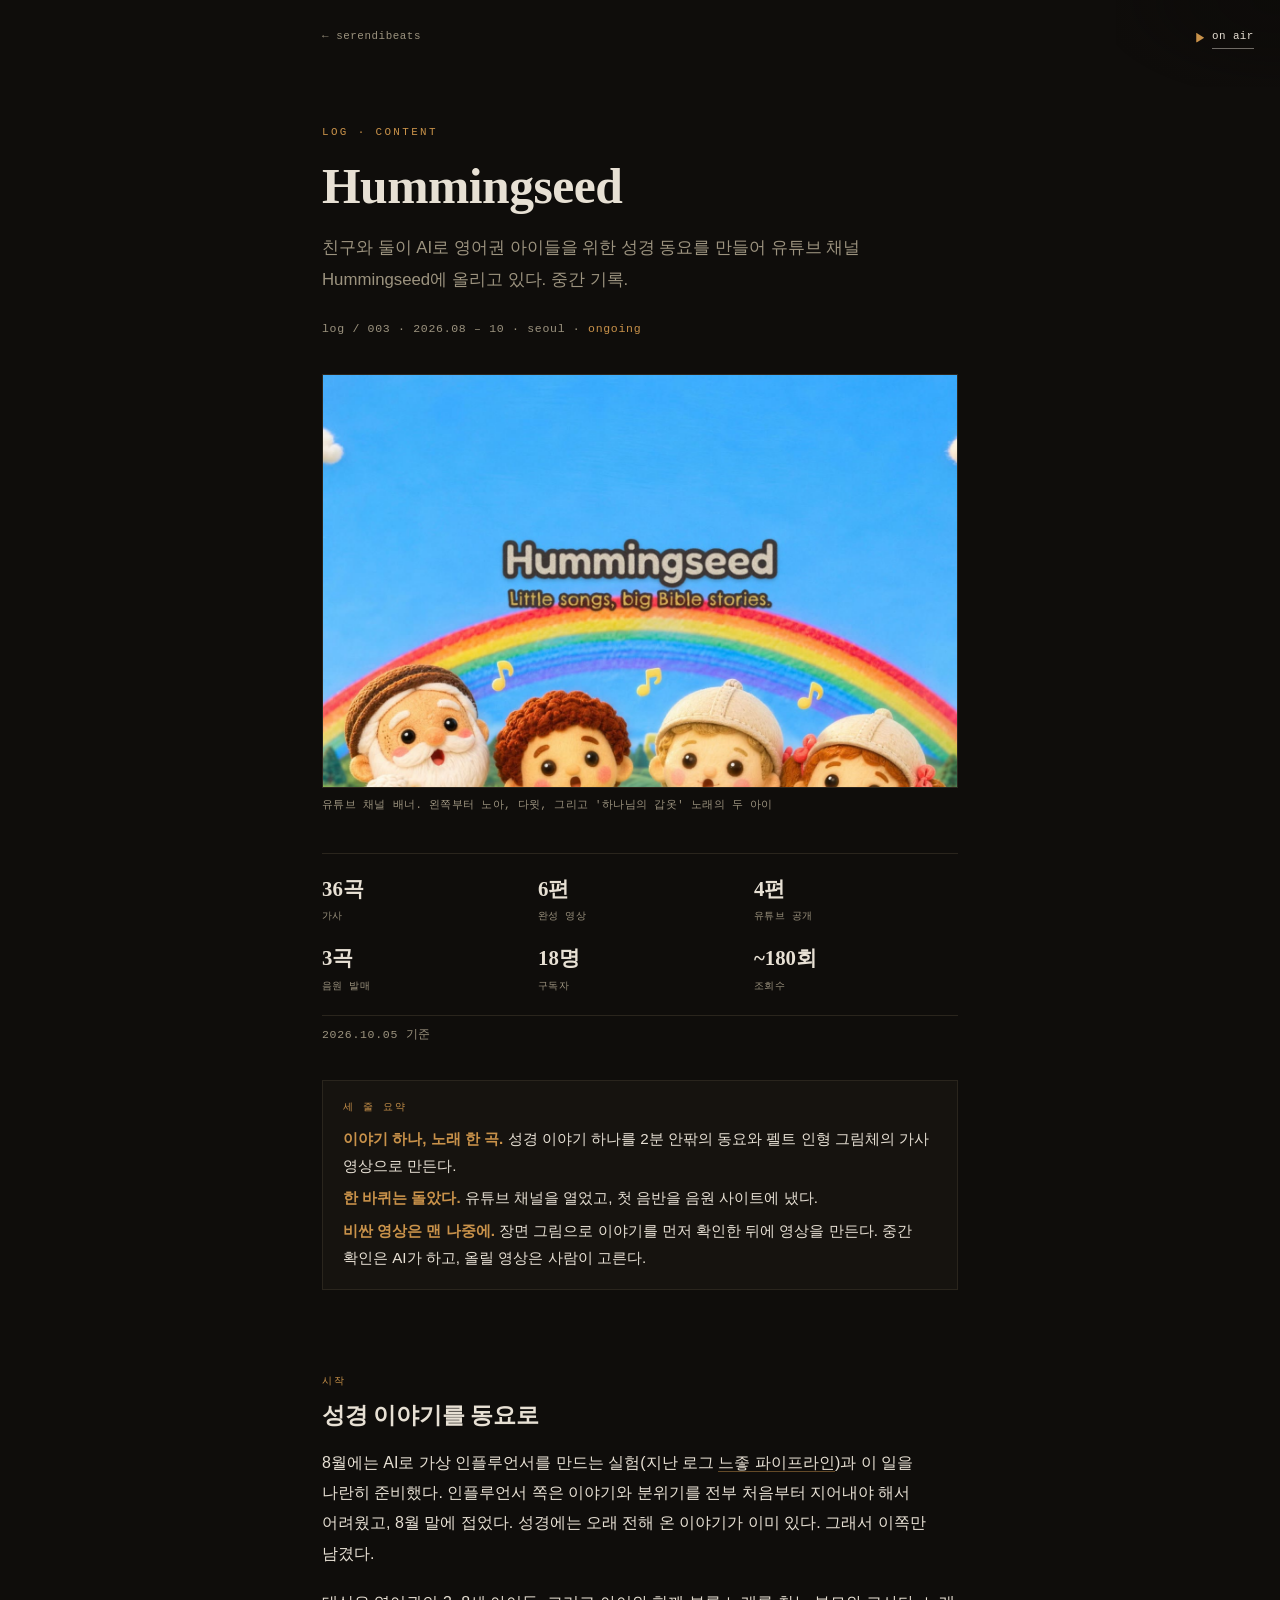
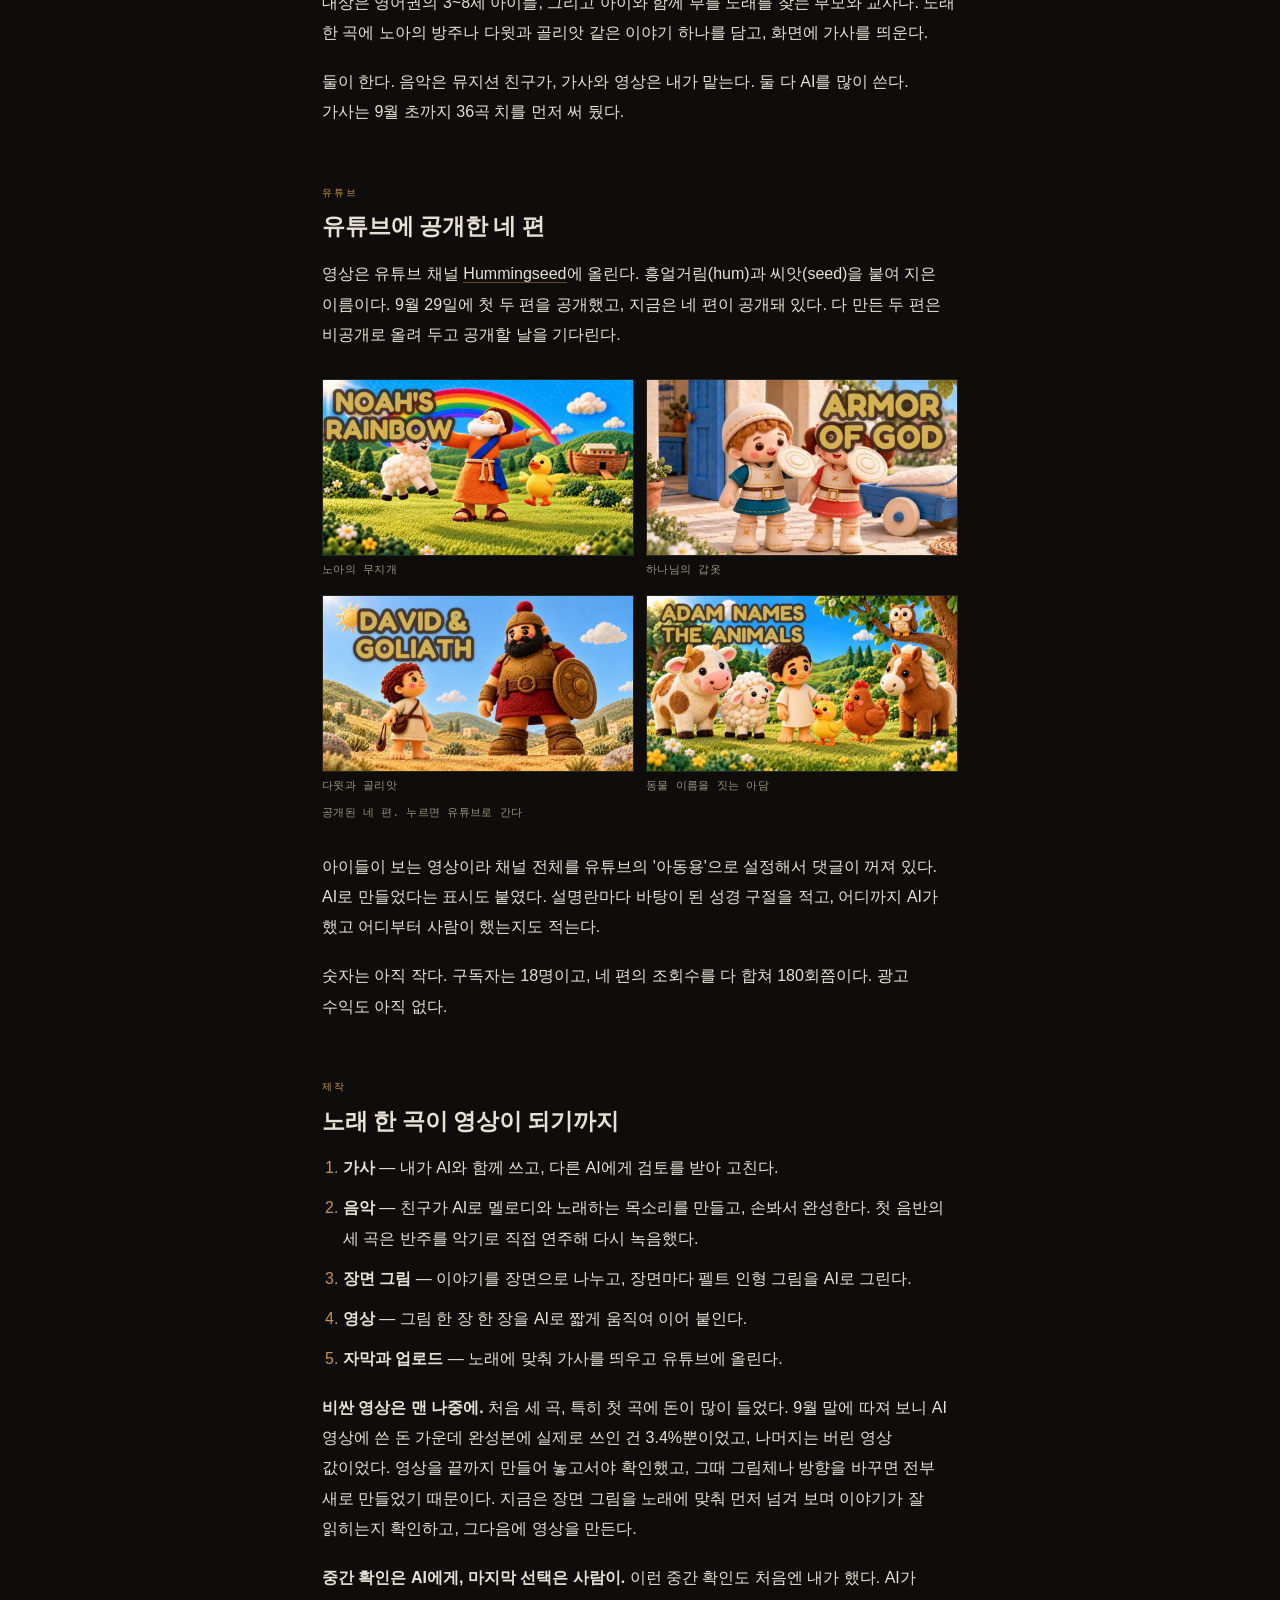
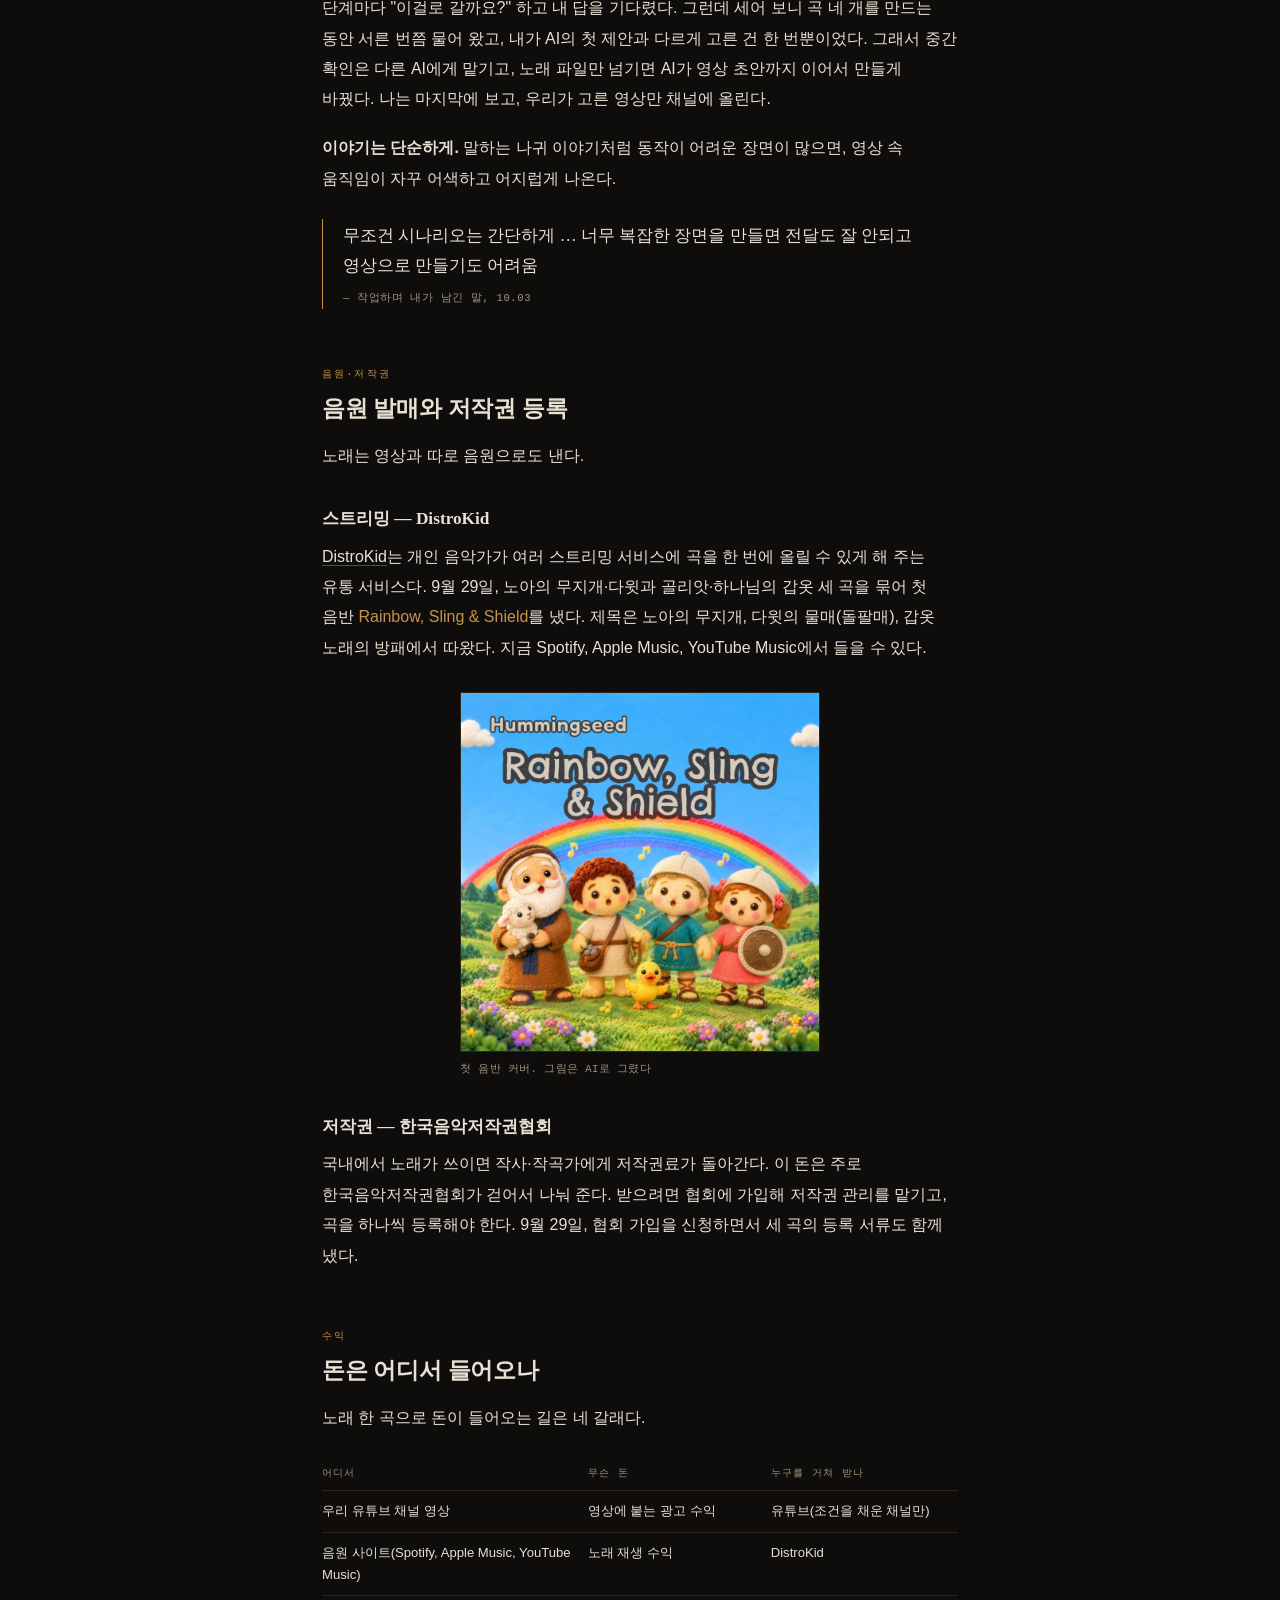
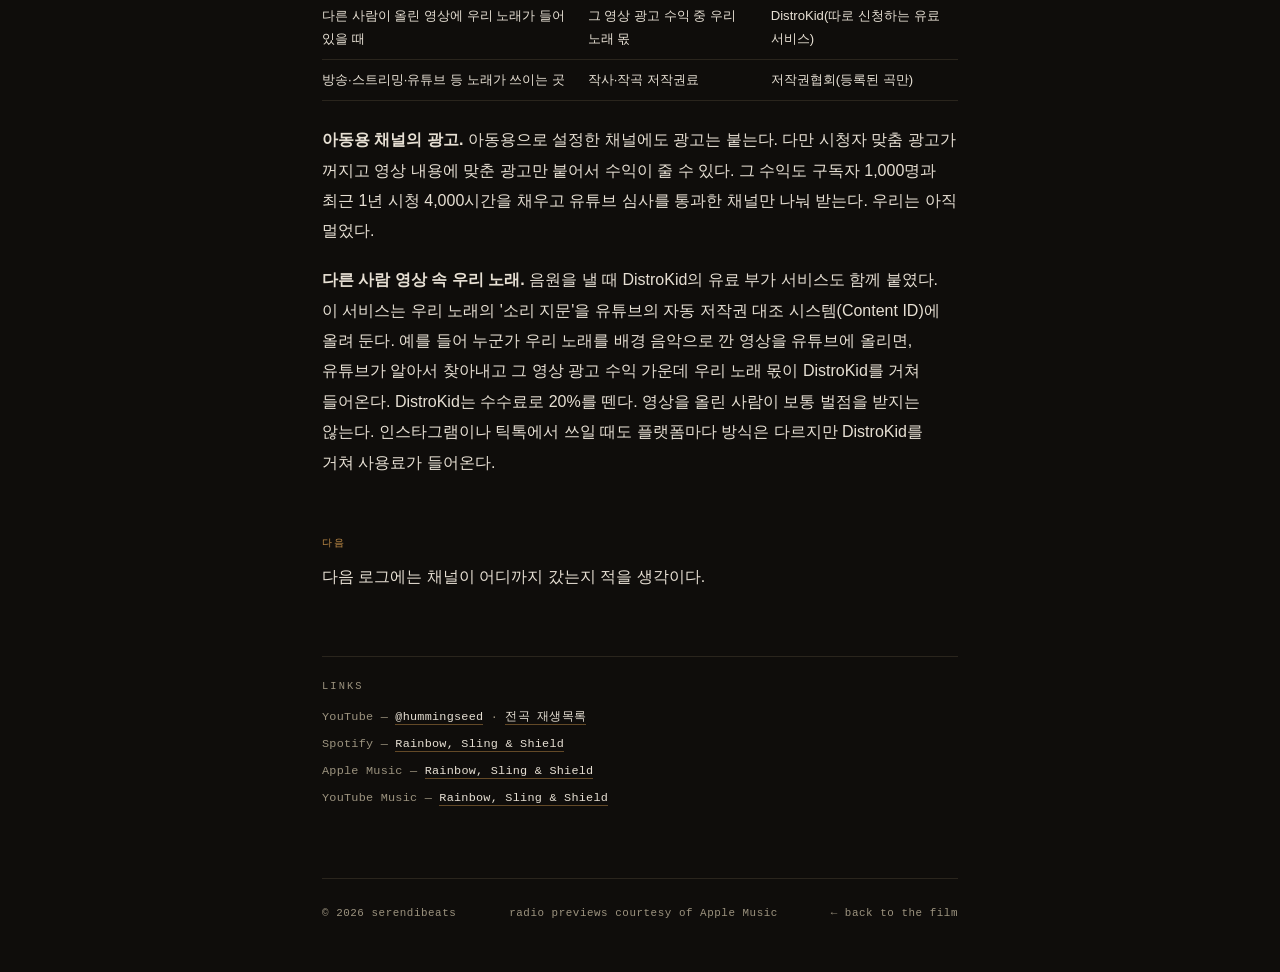
<file: log/hummingseed/index.html>
<!doctype html>
<html lang="ko">
<head>
<meta charset="utf-8">
<meta name="viewport" content="width=device-width, initial-scale=1">
<title>Hummingseed — serendibeats</title>
<meta name="description" content="친구와 둘이 AI로 영어권 아이들을 위한 성경 동요를 만들어 유튜브 채널 Hummingseed에 올리고 있다. 중간 기록.">
<link rel="canonical" href="https://serendibeats.github.io/log/hummingseed/">
<link rel="icon" href="../../assets/favicon.svg" type="image/svg+xml">
<link rel="icon" href="../../assets/favicon-32.png" type="image/png" sizes="32x32">
<meta name="theme-color" content="#0f0d0b">
<meta property="og:type" content="article">
<meta property="og:title" content="Hummingseed">
<meta property="og:description" content="친구와 둘이 AI로 영어권 아이들을 위한 성경 동요를 만들어 유튜브 채널 Hummingseed에 올리고 있다. 중간 기록.">
<meta property="og:url" content="https://serendibeats.github.io/log/hummingseed/">
<meta property="og:image" content="https://serendibeats.github.io/log/hummingseed/img/cover.jpg">
<meta property="og:image:width" content="1200">
<meta property="og:image:height" content="630">
<meta name="twitter:card" content="summary_large_image">
<link rel="stylesheet" href="../../css/tokens.css?v=20260819">
<link rel="stylesheet" href="../../css/corner.css?v=20260819">
<link rel="stylesheet" href="../../css/log.css?v=20260819">
<style>
  .hs-copy { word-break: keep-all; overflow-wrap: anywhere; }
  .hs-copy .stats span { letter-spacing: 0.04em; }
  .hs-asof { margin: 8px 0 0; }
  .hs-album { max-width: 360px; margin-left: auto; margin-right: auto; }
  .hs-vids { display: grid; grid-template-columns: repeat(2, minmax(0, 1fr)); gap: 16px 12px; }
  .hs-vids figure { margin: 0; }
  .hs-vids a { display: block; border: 0; }
  .hs-vids img { width: 100%; display: block; border: 1px solid var(--line); }
  .hs-vids figcaption { margin-top: 6px; }
  article ol { margin: 0 0 1.15em; padding-left: 1.3em; }
  article ol li { margin: 0 0 0.6em; }
  article ol li::marker { color: var(--accent); }
</style>
</head>
<body>

<div class="corner" id="corner"></div>

<div class="wrap hs-copy">

<nav class="top">
  <a href="../../">← serendibeats</a>
</nav>

<header class="head">
  <p class="kicker">Log · Content</p>
  <h1>Hummingseed</h1>
  <p class="standfirst">친구와 둘이 AI로 영어권 아이들을 위한 성경 동요를 만들어 유튜브 채널 Hummingseed에 올리고 있다. 중간 기록.</p>
  <p class="meta">log / 003 · 2026.08 – 10 · seoul · <em>ongoing</em></p>
</header>

<figure class="banner">
  <img src="img/banner.jpg" alt="무지개 아래로 펠트 인형 캐릭터 넷이 얼굴을 내민 Hummingseed 채널 배너" fetchpriority="high">
  <figcaption>유튜브 채널 배너. 왼쪽부터 노아, 다윗, 그리고 '하나님의 갑옷' 노래의 두 아이</figcaption>
</figure>

<div class="stats">
  <div><b>36곡</b><span>가사</span></div>
  <div><b>6편</b><span>완성 영상</span></div>
  <div><b>4편</b><span>유튜브 공개</span></div>
  <div><b>3곡</b><span>음원 발매</span></div>
  <div><b>18명</b><span>구독자</span></div>
  <div><b>~180회</b><span>조회수</span></div>
</div>
<p class="meta hs-asof">2026.10.05 기준</p>

<div class="tldr">
  <p class="lb">세 줄 요약</p>
  <p><b>이야기 하나, 노래 한 곡.</b> 성경 이야기 하나를 2분 안팎의 동요와 펠트 인형 그림체의 가사 영상으로 만든다.</p>
  <p><b>한 바퀴는 돌았다.</b> 유튜브 채널을 열었고, 첫 음반을 음원 사이트에 냈다.</p>
  <p><b>비싼 영상은 맨 나중에.</b> 장면 그림으로 이야기를 먼저 확인한 뒤에 영상을 만든다. 중간 확인은 AI가 하고, 올릴 영상은 사람이 고른다.</p>
</div>

<article>

<section id="what">
  <p class="when">시작</p>
  <h2>성경 이야기를 동요로</h2>
  <p>8월에는 AI로 가상 인플루언서를 만드는 실험(지난 로그 <a href="../vibe-pipeline/">느좋 파이프라인</a>)과 이 일을 나란히 준비했다. 인플루언서 쪽은 이야기와 분위기를 전부 처음부터 지어내야 해서 어려웠고, 8월 말에 접었다. 성경에는 오래 전해 온 이야기가 이미 있다. 그래서 이쪽만 남겼다.</p>
  <p>대상은 영어권의 3~8세 아이들, 그리고 아이와 함께 부를 노래를 찾는 부모와 교사다. 노래 한 곡에 노아의 방주나 다윗과 골리앗 같은 이야기 하나를 담고, 화면에 가사를 띄운다.</p>
  <p>둘이 한다. 음악은 뮤지션 친구가, 가사와 영상은 내가 맡는다. 둘 다 AI를 많이 쓴다. 가사는 9월 초까지 36곡 치를 먼저 써 뒀다.</p>
</section>

<section id="youtube">
  <p class="when">유튜브</p>
  <h2>유튜브에 공개한 네 편</h2>
  <p>영상은 유튜브 채널 <a href="https://www.youtube.com/@hummingseed" target="_blank" rel="noopener">Hummingseed</a>에 올린다. 흥얼거림(hum)과 씨앗(seed)을 붙여 지은 이름이다. 9월 29일에 첫 두 편을 공개했고, 지금은 네 편이 공개돼 있다. 다 만든 두 편은 비공개로 올려 두고 공개할 날을 기다린다.</p>
  <figure>
    <div class="hs-vids">
      <figure><a href="https://youtu.be/8nb76VgZ-60" target="_blank" rel="noopener"><img src="img/v-rainbow.jpg" alt="NOAH'S RAINBOW 글자 옆에 노아와 양, 오리가 무지개 아래 서 있는 썸네일" loading="lazy"></a><figcaption>노아의 무지개</figcaption></figure>
      <figure><a href="https://youtu.be/MG2XvPNwjQs" target="_blank" rel="noopener"><img src="img/v-armor.jpg" alt="ARMOR OF GOD 글자 옆에 투구를 쓴 두 아이가 둥근 방패를 든 썸네일" loading="lazy"></a><figcaption>하나님의 갑옷</figcaption></figure>
      <figure><a href="https://youtu.be/-N8dRlPWK7c" target="_blank" rel="noopener"><img src="img/v-david.jpg" alt="작은 다윗이 거인 골리앗을 올려다보는 썸네일" loading="lazy"></a><figcaption>다윗과 골리앗</figcaption></figure>
      <figure><a href="https://youtu.be/gOb0eaOsQSY" target="_blank" rel="noopener"><img src="img/v-adam.jpg" alt="아담이 소, 양, 말, 닭, 오리, 부엉이에 둘러싸인 썸네일" loading="lazy"></a><figcaption>동물 이름을 짓는 아담</figcaption></figure>
    </div>
    <figcaption>공개된 네 편. 누르면 유튜브로 간다</figcaption>
  </figure>
  <p>아이들이 보는 영상이라 채널 전체를 유튜브의 '아동용'으로 설정해서 댓글이 꺼져 있다. AI로 만들었다는 표시도 붙였다. 설명란마다 바탕이 된 성경 구절을 적고, 어디까지 AI가 했고 어디부터 사람이 했는지도 적는다.</p>
  <p>숫자는 아직 작다. 구독자는 18명이고, 네 편의 조회수를 다 합쳐 180회쯤이다. 광고 수익도 아직 없다.</p>
</section>

<section id="how">
  <p class="when">제작</p>
  <h2>노래 한 곡이 영상이 되기까지</h2>
  <ol>
    <li><b>가사</b> — 내가 AI와 함께 쓰고, 다른 AI에게 검토를 받아 고친다.</li>
    <li><b>음악</b> — 친구가 AI로 멜로디와 노래하는 목소리를 만들고, 손봐서 완성한다. 첫 음반의 세 곡은 반주를 악기로 직접 연주해 다시 녹음했다.</li>
    <li><b>장면 그림</b> — 이야기를 장면으로 나누고, 장면마다 펠트 인형 그림을 AI로 그린다.</li>
    <li><b>영상</b> — 그림 한 장 한 장을 AI로 짧게 움직여 이어 붙인다.</li>
    <li><b>자막과 업로드</b> — 노래에 맞춰 가사를 띄우고 유튜브에 올린다.</li>
  </ol>
  <p><b>비싼 영상은 맨 나중에.</b> 처음 세 곡, 특히 첫 곡에 돈이 많이 들었다. 9월 말에 따져 보니 AI 영상에 쓴 돈 가운데 완성본에 실제로 쓰인 건 3.4%뿐이었고, 나머지는 버린 영상 값이었다. 영상을 끝까지 만들어 놓고서야 확인했고, 그때 그림체나 방향을 바꾸면 전부 새로 만들었기 때문이다. 지금은 장면 그림을 노래에 맞춰 먼저 넘겨 보며 이야기가 잘 읽히는지 확인하고, 그다음에 영상을 만든다.</p>
  <p><b>중간 확인은 AI에게, 마지막 선택은 사람이.</b> 이런 중간 확인도 처음엔 내가 했다. AI가 단계마다 "이걸로 갈까요?" 하고 내 답을 기다렸다. 그런데 세어 보니 곡 네 개를 만드는 동안 서른 번쯤 물어 왔고, 내가 AI의 첫 제안과 다르게 고른 건 한 번뿐이었다. 그래서 중간 확인은 다른 AI에게 맡기고, 노래 파일만 넘기면 AI가 영상 초안까지 이어서 만들게 바꿨다. 나는 마지막에 보고, 우리가 고른 영상만 채널에 올린다.</p>
  <p><b>이야기는 단순하게.</b> 말하는 나귀 이야기처럼 동작이 어려운 장면이 많으면, 영상 속 움직임이 자꾸 어색하고 어지럽게 나온다.</p>
  <blockquote>무조건 시나리오는 간단하게 … 너무 복잡한 장면을 만들면 전달도 잘 안되고 영상으로 만들기도 어려움<span class="src">— 작업하며 내가 남긴 말, 10.03</span></blockquote>
</section>

<section id="music">
  <p class="when">음원·저작권</p>
  <h2>음원 발매와 저작권 등록</h2>
  <p>노래는 영상과 따로 음원으로도 낸다.</p>
  <h3>스트리밍 — DistroKid</h3>
  <p><a href="https://distrokid.com" target="_blank" rel="noopener">DistroKid</a>는 개인 음악가가 여러 스트리밍 서비스에 곡을 한 번에 올릴 수 있게 해 주는 유통 서비스다. 9월 29일, 노아의 무지개·다윗과 골리앗·하나님의 갑옷 세 곡을 묶어 첫 음반 <em>Rainbow, Sling &amp; Shield</em>를 냈다. 제목은 노아의 무지개, 다윗의 물매(돌팔매), 갑옷 노래의 방패에서 따왔다. 지금 Spotify, Apple Music, YouTube Music에서 들을 수 있다.</p>
  <figure class="hs-album">
    <img src="img/album.jpg" alt="무지개 언덕 위에 양을 안은 노아, 물매를 든 다윗, 투구를 쓴 두 아이(한 명은 방패)가 선 앨범 커버" loading="lazy">
    <figcaption>첫 음반 커버. 그림은 AI로 그렸다</figcaption>
  </figure>
  <h3>저작권 — 한국음악저작권협회</h3>
  <p>국내에서 노래가 쓰이면 작사·작곡가에게 저작권료가 돌아간다. 이 돈은 주로 한국음악저작권협회가 걷어서 나눠 준다. 받으려면 협회에 가입해 저작권 관리를 맡기고, 곡을 하나씩 등록해야 한다. 9월 29일, 협회 가입을 신청하면서 세 곡의 등록 서류도 함께 냈다.</p>
</section>

<section id="money">
  <p class="when">수익</p>
  <h2>돈은 어디서 들어오나</h2>
  <p>노래 한 곡으로 돈이 들어오는 길은 네 갈래다.</p>
  <div class="tbl"><table>
    <tr><th>어디서</th><th>무슨 돈</th><th>누구를 거쳐 받나</th></tr>
    <tr><td>우리 유튜브 채널 영상</td><td>영상에 붙는 광고 수익</td><td>유튜브(조건을 채운 채널만)</td></tr>
    <tr><td>음원 사이트(Spotify, Apple Music, YouTube Music)</td><td>노래 재생 수익</td><td>DistroKid</td></tr>
    <tr><td>다른 사람이 올린 영상에 우리 노래가 들어 있을 때</td><td>그 영상 광고 수익 중 우리 노래 몫</td><td>DistroKid(따로 신청하는 유료 서비스)</td></tr>
    <tr><td>방송·스트리밍·유튜브 등 노래가 쓰이는 곳</td><td>작사·작곡 저작권료</td><td>저작권협회(등록된 곡만)</td></tr>
  </table></div>
  <p><b>아동용 채널의 광고.</b> 아동용으로 설정한 채널에도 광고는 붙는다. 다만 시청자 맞춤 광고가 꺼지고 영상 내용에 맞춘 광고만 붙어서 수익이 줄 수 있다. 그 수익도 구독자 1,000명과 최근 1년 시청 4,000시간을 채우고 유튜브 심사를 통과한 채널만 나눠 받는다. 우리는 아직 멀었다.</p>
  <p><b>다른 사람 영상 속 우리 노래.</b> 음원을 낼 때 DistroKid의 유료 부가 서비스도 함께 붙였다. 이 서비스는 우리 노래의 '소리 지문'을 유튜브의 자동 저작권 대조 시스템(Content ID)에 올려 둔다. 예를 들어 누군가 우리 노래를 배경 음악으로 깐 영상을 유튜브에 올리면, 유튜브가 알아서 찾아내고 그 영상 광고 수익 가운데 우리 노래 몫이 DistroKid를 거쳐 들어온다. DistroKid는 수수료로 20%를 뗀다. 영상을 올린 사람이 보통 벌점을 받지는 않는다. 인스타그램이나 틱톡에서 쓰일 때도 플랫폼마다 방식은 다르지만 DistroKid를 거쳐 사용료가 들어온다.</p>
</section>

<section id="next">
  <p class="when">다음</p>
  <p>다음 로그에는 채널이 어디까지 갔는지 적을 생각이다.</p>
</section>

</article>

<div class="sources">
  <h3>Links</h3>
  <ul>
    <li>YouTube — <a href="https://www.youtube.com/@hummingseed" target="_blank" rel="noopener">@hummingseed</a> · <a href="https://www.youtube.com/playlist?list=PLPlSCFlMivzU" target="_blank" rel="noopener">전곡 재생목록</a></li>
    <li>Spotify — <a href="https://open.spotify.com/album/3ImAdiM881q0En0BoDXHtj" target="_blank" rel="noopener">Rainbow, Sling &amp; Shield</a></li>
    <li>Apple Music — <a href="https://music.apple.com/us/album/rainbow-sling-shield-single/6817142552" target="_blank" rel="noopener">Rainbow, Sling &amp; Shield</a></li>
    <li>YouTube Music — <a href="https://music.youtube.com/playlist?list=OLAK5uy_myR4o1W6jRTRaRy9z6BDJHYza0bNssybA" target="_blank" rel="noopener">Rainbow, Sling &amp; Shield</a></li>
  </ul>
</div>

<footer>
  <span>© 2026 serendibeats</span>
  <span><a href="https://music.apple.com" target="_blank" rel="noopener">radio previews courtesy of Apple Music</a></span>
  <a href="../../">← back to the film</a>
</footer>

</div>

<script src="../../js/radio.js?v=20260819"></script>
</body>
</html>
</file>
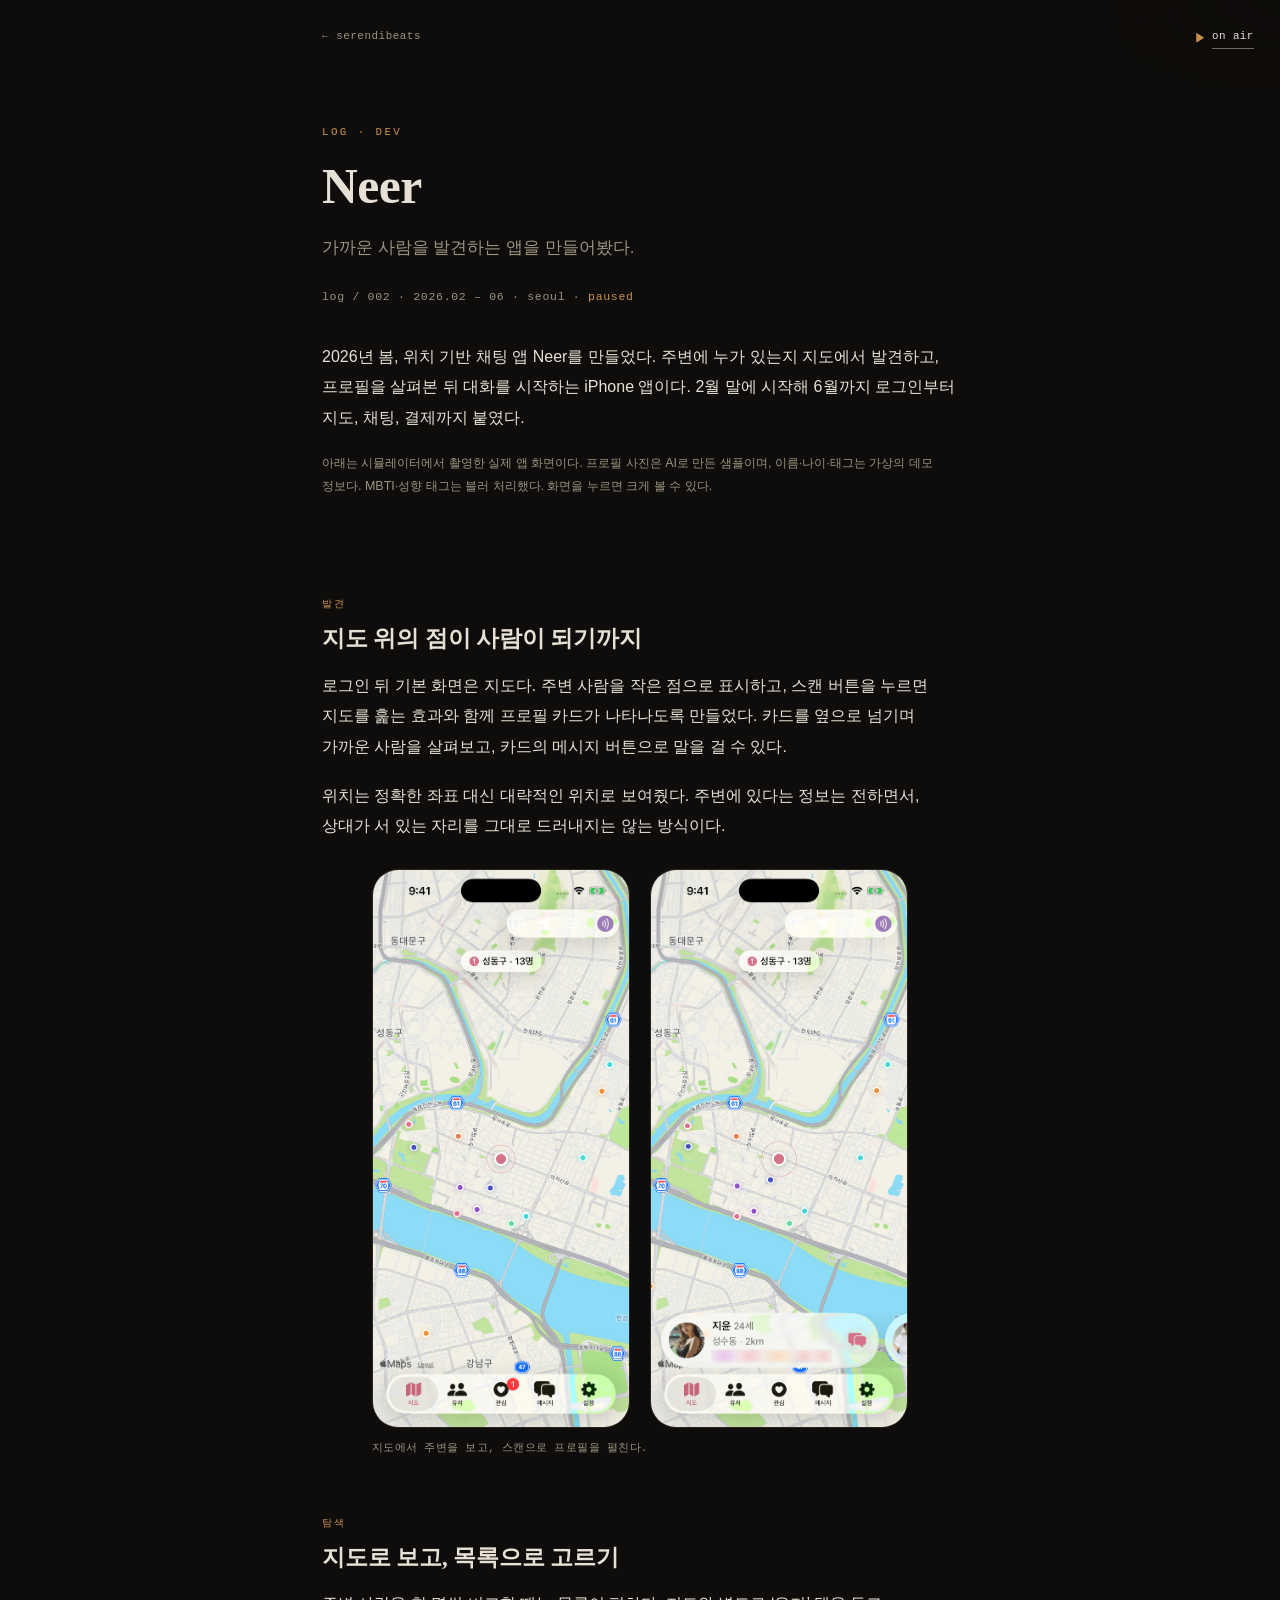
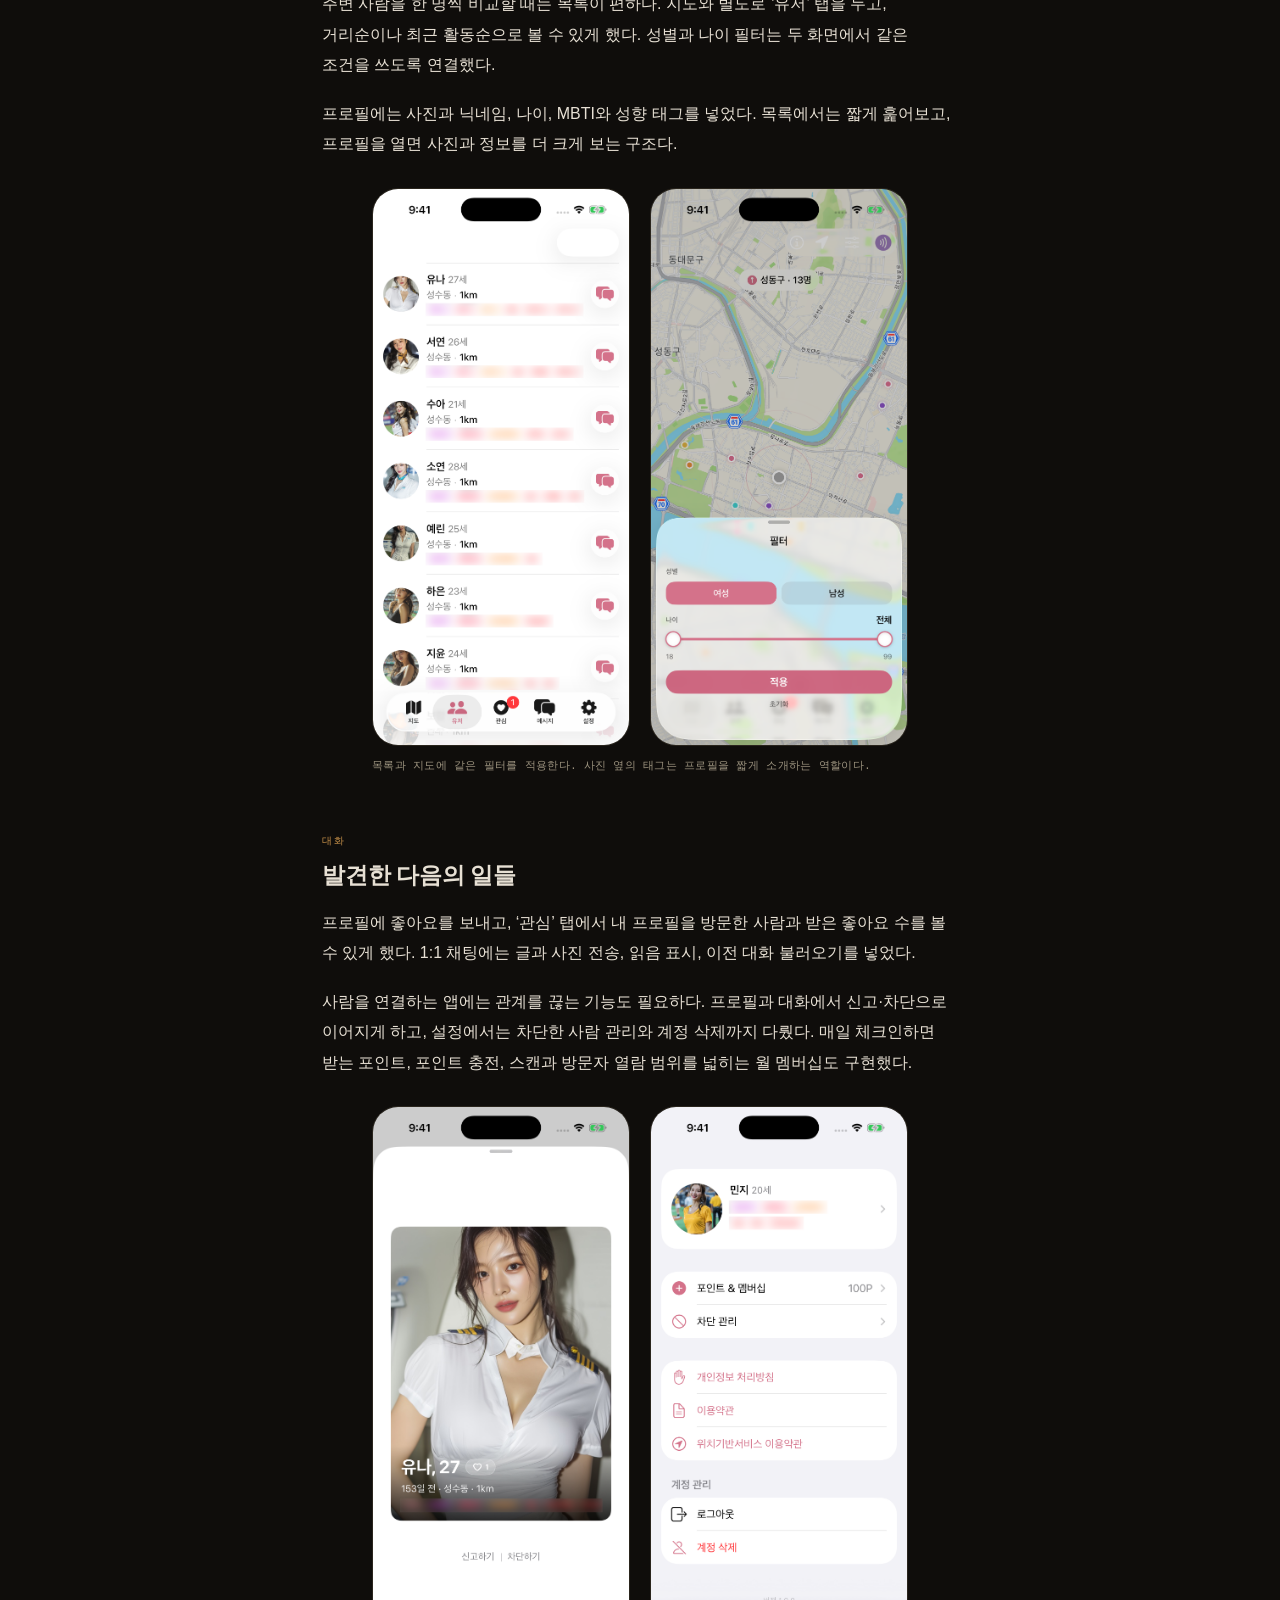
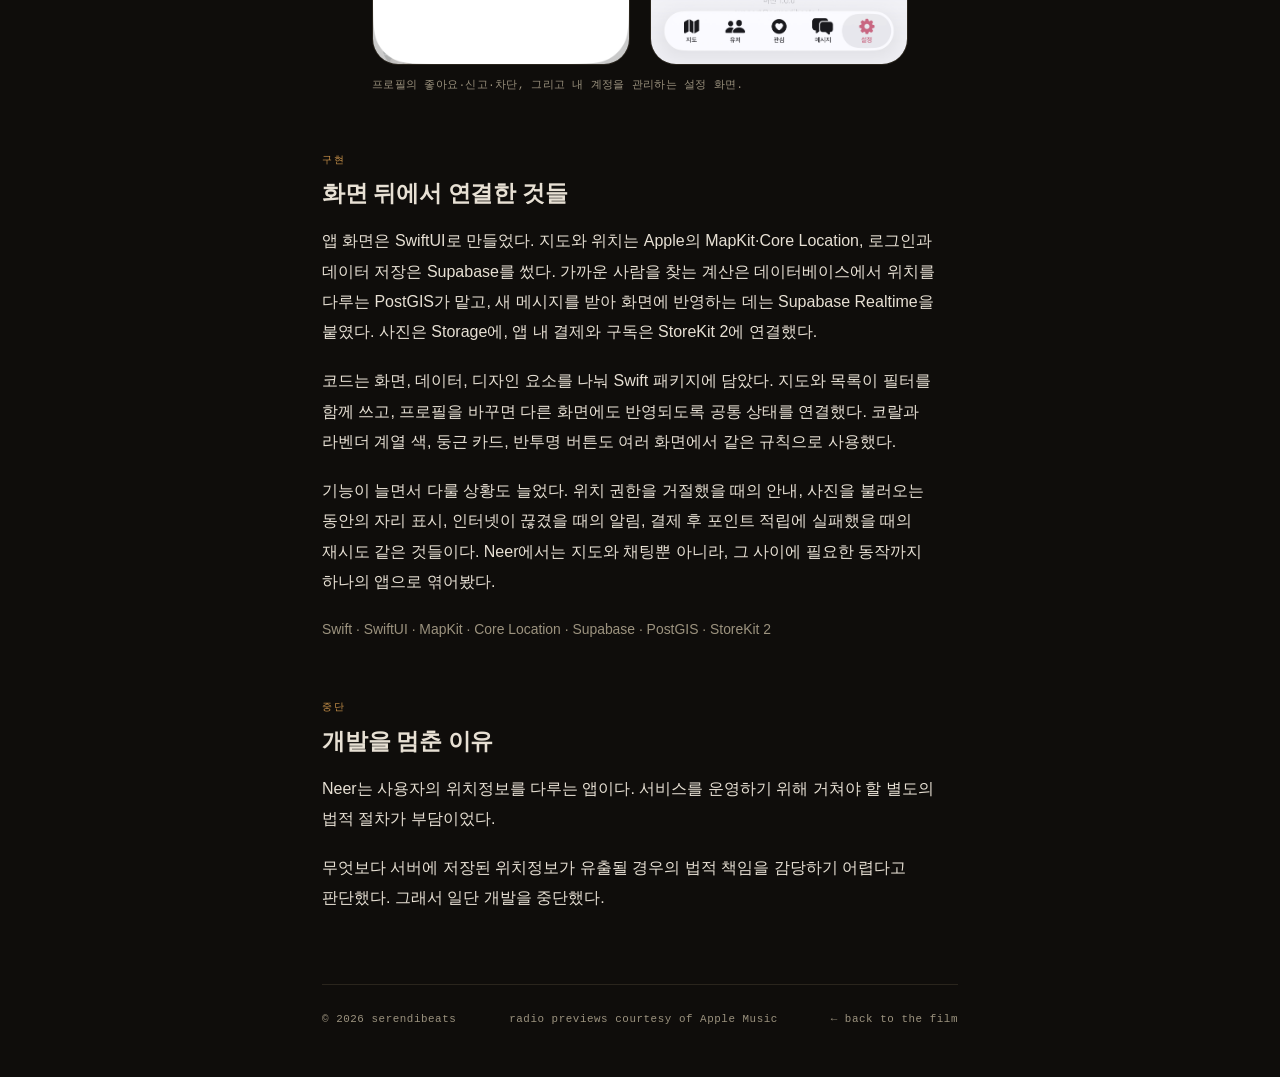
<file: log/neer/index.html>
<!doctype html>
<html lang="ko">
<head>
<meta charset="utf-8">
<meta name="viewport" content="width=device-width, initial-scale=1">
<title>Neer — 가까운 사람을 발견하는 앱 — serendibeats</title>
<meta name="description" content="지도에서 사람을 발견하고 프로필과 대화로 이어지는 iPhone 앱, Neer를 만들었다. 실제 화면과 함께 남기는 개발 기록.">
<link rel="canonical" href="https://serendibeats.github.io/log/neer/">
<link rel="icon" href="../../assets/favicon.svg" type="image/svg+xml">
<link rel="icon" href="../../assets/favicon-32.png" type="image/png" sizes="32x32">
<meta name="theme-color" content="#0f0d0b">
<meta property="og:type" content="article">
<meta property="og:title" content="Neer — 가까운 사람을 발견하는 앱">
<meta property="og:description" content="지도에서 발견하고, 프로필을 보고, 대화를 시작하기. SwiftUI와 Supabase로 만든 iPhone 앱의 기록.">
<meta property="og:url" content="https://serendibeats.github.io/log/neer/">
<meta property="og:image" content="https://serendibeats.github.io/log/neer/img/cover.jpg">
<meta property="og:image:width" content="1200">
<meta property="og:image:height" content="630">
<meta property="og:image:alt" content="Neer 앱의 지도와 스캔 화면">
<meta name="twitter:card" content="summary_large_image">
<link rel="stylesheet" href="../../css/tokens.css?v=20260819">
<link rel="stylesheet" href="../../css/corner.css?v=20260819">
<link rel="stylesheet" href="../../css/log.css?v=20260819">
<style>
  .neer-copy { word-break: keep-all; overflow-wrap: anywhere; }
  .neer-copy > p { margin-bottom: 1.15em; }
  .neer-screens { margin: 28px 0 0; }
  .neer-pair { display: grid; grid-template-columns: repeat(2, minmax(0, 1fr)); gap: 20px; max-width: 536px; margin: 0 auto; }
  .neer-shot { display: block; border: 0; border-radius: 26px; }
  article a.neer-shot { border: 0; }
  .neer-shot img { width: 100%; height: auto; border: 1px solid var(--line); border-radius: 26px; }
  .neer-shot:focus-visible { outline-offset: 6px; }
  .neer-screens figcaption { max-width: 536px; margin: 12px auto 0; word-break: keep-all; }
  .neer-note { font-size: .78rem; color: var(--text-dim); margin: 12px 0 0; }
  .neer-stack { color: var(--text-dim); font-size: .87rem; }
  @media (max-width: 560px) {
    .neer-pair { gap: 12px; }
    .neer-shot, .neer-shot img { border-radius: 16px; }
    .neer-copy footer { flex-wrap: wrap; }
  }
</style>
</head>
<body>
<div class="corner" id="corner"></div>
<div class="wrap neer-copy">
  <nav class="top"><a href="../../">← serendibeats</a></nav>
  <header class="head">
    <p class="kicker">Log · Dev</p>
    <h1>Neer</h1>
    <p class="standfirst">가까운 사람을 발견하는 앱을 만들어봤다.</p>
    <p class="meta">log / 002 · 2026.02 – 06 · seoul · <em>paused</em></p>
  </header>

  <p>2026년 봄, 위치 기반 채팅 앱 Neer를 만들었다. 주변에 누가 있는지 지도에서 발견하고, 프로필을 살펴본 뒤 대화를 시작하는 iPhone 앱이다. 2월 말에 시작해 6월까지 로그인부터 지도, 채팅, 결제까지 붙였다.</p>
  <p class="neer-note">아래는 시뮬레이터에서 촬영한 실제 앱 화면이다. 프로필 사진은 AI로 만든 샘플이며, 이름·나이·태그는 가상의 데모 정보다. MBTI·성향 태그는 블러 처리했다. 화면을 누르면 크게 볼 수 있다.</p>

  <article>
    <section id="map">
      <p class="when">발견</p>
      <h2>지도 위의 점이 사람이 되기까지</h2>
      <p>로그인 뒤 기본 화면은 지도다. 주변 사람을 작은 점으로 표시하고, 스캔 버튼을 누르면 지도를 훑는 효과와 함께 프로필 카드가 나타나도록 만들었다. 카드를 옆으로 넘기며 가까운 사람을 살펴보고, 카드의 메시지 버튼으로 말을 걸 수 있다.</p>
      <p>위치는 정확한 좌표 대신 대략적인 위치로 보여줬다. 주변에 있다는 정보는 전하면서, 상대가 서 있는 자리를 그대로 드러내지는 않는 방식이다.</p>
      <figure class="neer-screens">
        <div class="neer-pair">
          <a class="neer-shot" href="img/map.png" target="_blank" rel="noopener" aria-label="지도 화면 크게 보기 (새 탭)"><img src="img/map.png" width="1206" height="2622" alt="성동구 지도 위에 주변 사람을 색색의 점으로 표시한 Neer 화면" fetchpriority="high"></a>
          <a class="neer-shot" href="img/scan.png" target="_blank" rel="noopener" aria-label="스캔 화면 크게 보기 (새 탭)"><img src="img/scan.png" width="1206" height="2622" alt="지도를 스캔한 뒤 아래에 주변 사람의 프로필 카드가 나타난 화면"></a>
        </div>
        <figcaption>지도에서 주변을 보고, 스캔으로 프로필을 펼친다.</figcaption>
      </figure>
    </section>

    <section id="explore">
      <p class="when">탐색</p>
      <h2>지도로 보고, 목록으로 고르기</h2>
      <p>주변 사람을 한 명씩 비교할 때는 목록이 편하다. 지도와 별도로 ‘유저’ 탭을 두고, 거리순이나 최근 활동순으로 볼 수 있게 했다. 성별과 나이 필터는 두 화면에서 같은 조건을 쓰도록 연결했다.</p>
      <p>프로필에는 사진과 닉네임, 나이, MBTI와 성향 태그를 넣었다. 목록에서는 짧게 훑어보고, 프로필을 열면 사진과 정보를 더 크게 보는 구조다.</p>
      <figure class="neer-screens">
        <div class="neer-pair">
          <a class="neer-shot" href="img/users.png" target="_blank" rel="noopener" aria-label="유저 목록 크게 보기 (새 탭)"><img src="img/users.png" width="1206" height="2622" alt="사진, 거리, 성향 태그와 대화 버튼이 있는 주변 유저 목록" loading="lazy"></a>
          <a class="neer-shot" href="img/filter.png" target="_blank" rel="noopener" aria-label="탐색 필터 크게 보기 (새 탭)"><img src="img/filter.png" width="1206" height="2622" alt="성별과 나이 범위를 고르는 탐색 필터 화면" loading="lazy"></a>
        </div>
        <figcaption>목록과 지도에 같은 필터를 적용한다. 사진 옆의 태그는 프로필을 짧게 소개하는 역할이다.</figcaption>
      </figure>
    </section>

    <section id="connection">
      <p class="when">대화</p>
      <h2>발견한 다음의 일들</h2>
      <p>프로필에 좋아요를 보내고, ‘관심’ 탭에서 내 프로필을 방문한 사람과 받은 좋아요 수를 볼 수 있게 했다. 1:1 채팅에는 글과 사진 전송, 읽음 표시, 이전 대화 불러오기를 넣었다.</p>
      <p>사람을 연결하는 앱에는 관계를 끊는 기능도 필요하다. 프로필과 대화에서 신고·차단으로 이어지게 하고, 설정에서는 차단한 사람 관리와 계정 삭제까지 다뤘다. 매일 체크인하면 받는 포인트, 포인트 충전, 스캔과 방문자 열람 범위를 넓히는 월 멤버십도 구현했다.</p>
      <figure class="neer-screens">
        <div class="neer-pair">
          <a class="neer-shot" href="img/profile.png" target="_blank" rel="noopener" aria-label="프로필 화면 크게 보기 (새 탭)"><img src="img/profile.png" width="1206" height="2622" alt="사진, 나이, 거리, 태그와 신고·차단 버튼이 있는 데모 프로필" loading="lazy"></a>
          <a class="neer-shot" href="img/settings.png" target="_blank" rel="noopener" aria-label="설정 화면 크게 보기 (새 탭)"><img src="img/settings.png" width="1206" height="2622" alt="내 프로필, 포인트와 멤버십, 차단 관리, 약관, 계정 관리를 모은 설정 화면" loading="lazy"></a>
        </div>
        <figcaption>프로필의 좋아요·신고·차단, 그리고 내 계정을 관리하는 설정 화면.</figcaption>
      </figure>
    </section>

    <section id="build">
      <p class="when">구현</p>
      <h2>화면 뒤에서 연결한 것들</h2>
      <p>앱 화면은 SwiftUI로 만들었다. 지도와 위치는 Apple의 MapKit·Core Location, 로그인과 데이터 저장은 Supabase를 썼다. 가까운 사람을 찾는 계산은 데이터베이스에서 위치를 다루는 PostGIS가 맡고, 새 메시지를 받아 화면에 반영하는 데는 Supabase Realtime을 붙였다. 사진은 Storage에, 앱 내 결제와 구독은 StoreKit 2에 연결했다.</p>
      <p>코드는 화면, 데이터, 디자인 요소를 나눠 Swift 패키지에 담았다. 지도와 목록이 필터를 함께 쓰고, 프로필을 바꾸면 다른 화면에도 반영되도록 공통 상태를 연결했다. 코랄과 라벤더 계열 색, 둥근 카드, 반투명 버튼도 여러 화면에서 같은 규칙으로 사용했다.</p>
      <p>기능이 늘면서 다룰 상황도 늘었다. 위치 권한을 거절했을 때의 안내, 사진을 불러오는 동안의 자리 표시, 인터넷이 끊겼을 때의 알림, 결제 후 포인트 적립에 실패했을 때의 재시도 같은 것들이다. Neer에서는 지도와 채팅뿐 아니라, 그 사이에 필요한 동작까지 하나의 앱으로 엮어봤다.</p>
      <p class="neer-stack">Swift · SwiftUI · MapKit · Core Location · Supabase · PostGIS · StoreKit 2</p>
    </section>

    <section id="pause">
      <p class="when">중단</p>
      <h2>개발을 멈춘 이유</h2>
      <p>Neer는 사용자의 위치정보를 다루는 앱이다. 서비스를 운영하기 위해 거쳐야 할 별도의 법적 절차가 부담이었다.</p>
      <p>무엇보다 서버에 저장된 위치정보가 유출될 경우의 법적 책임을 감당하기 어렵다고 판단했다. 그래서 일단 개발을 중단했다.</p>
    </section>
  </article>

  <footer>
    <span>© 2026 serendibeats</span>
    <span><a href="https://music.apple.com" target="_blank" rel="noopener">radio previews courtesy of Apple Music</a></span>
    <a href="../../">← back to the film</a>
  </footer>
</div>
<script src="../../js/radio.js?v=20260819"></script>
</body>
</html>
</file>
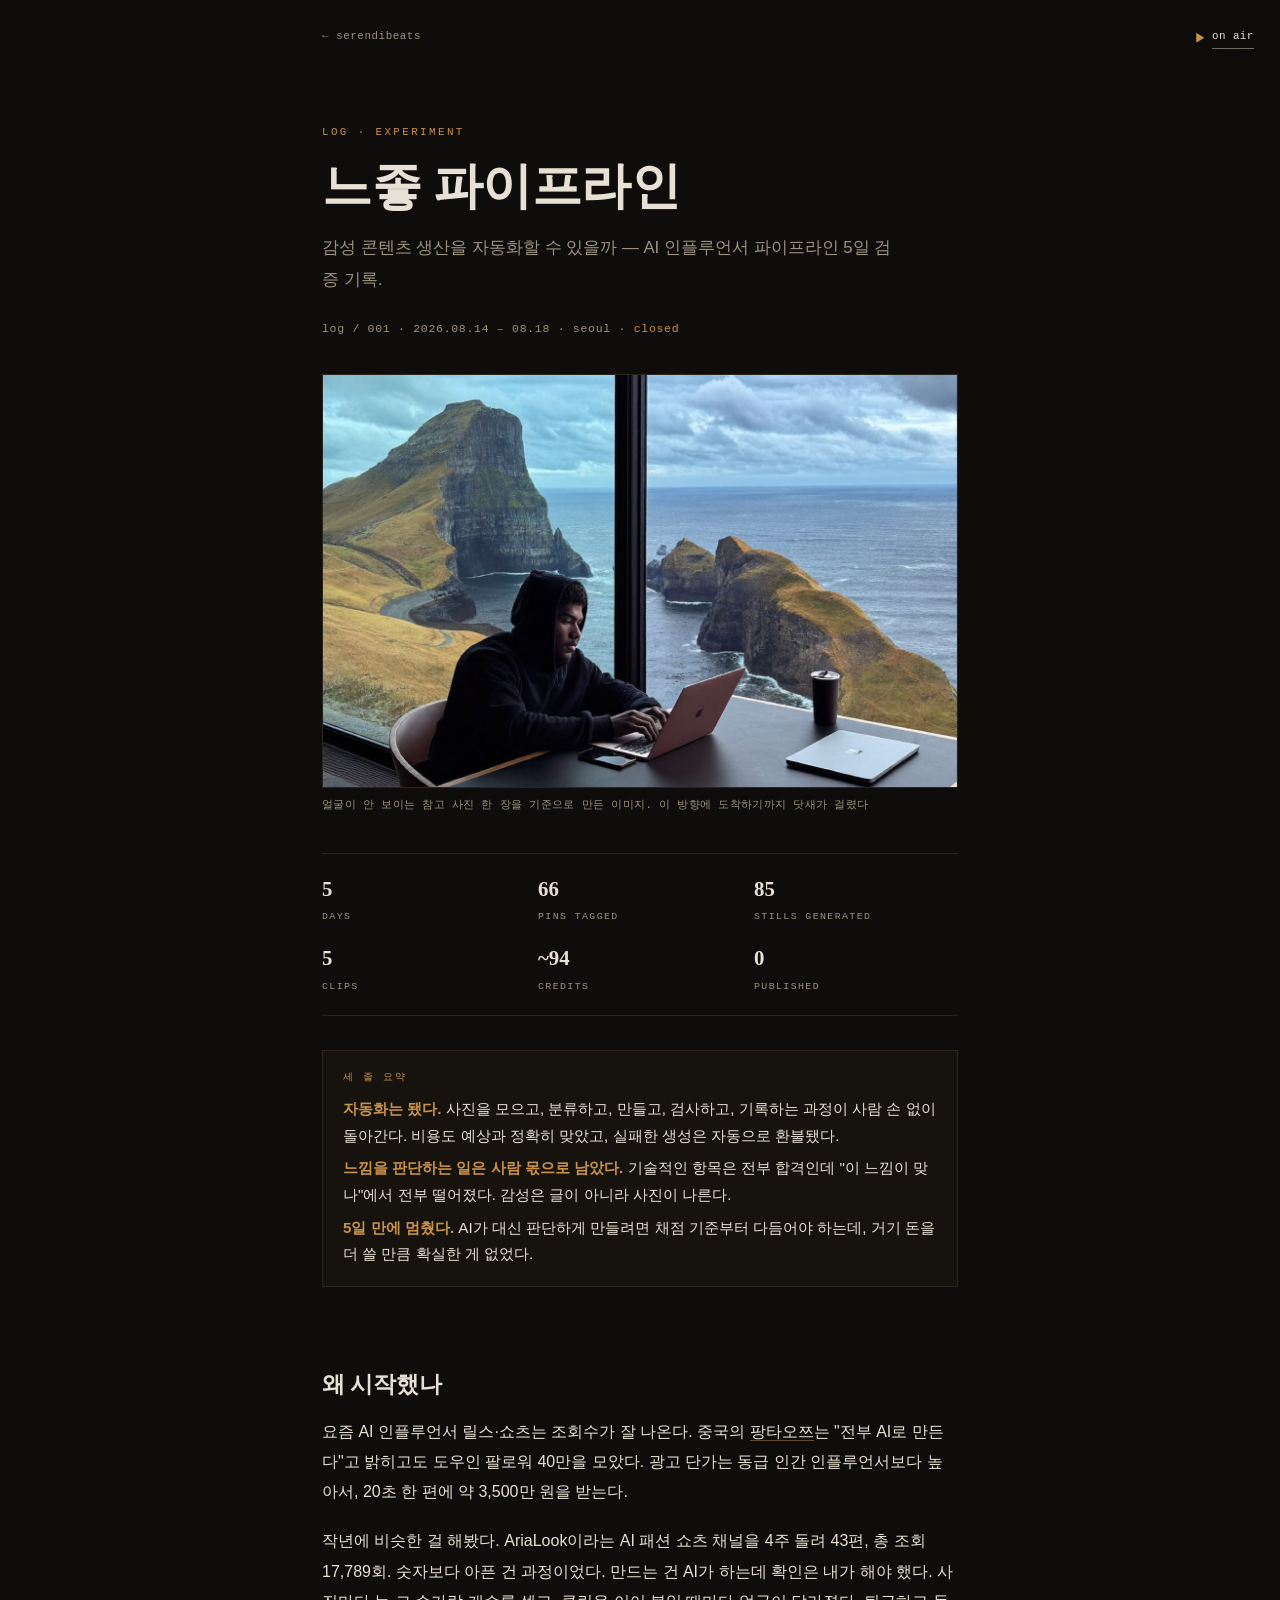
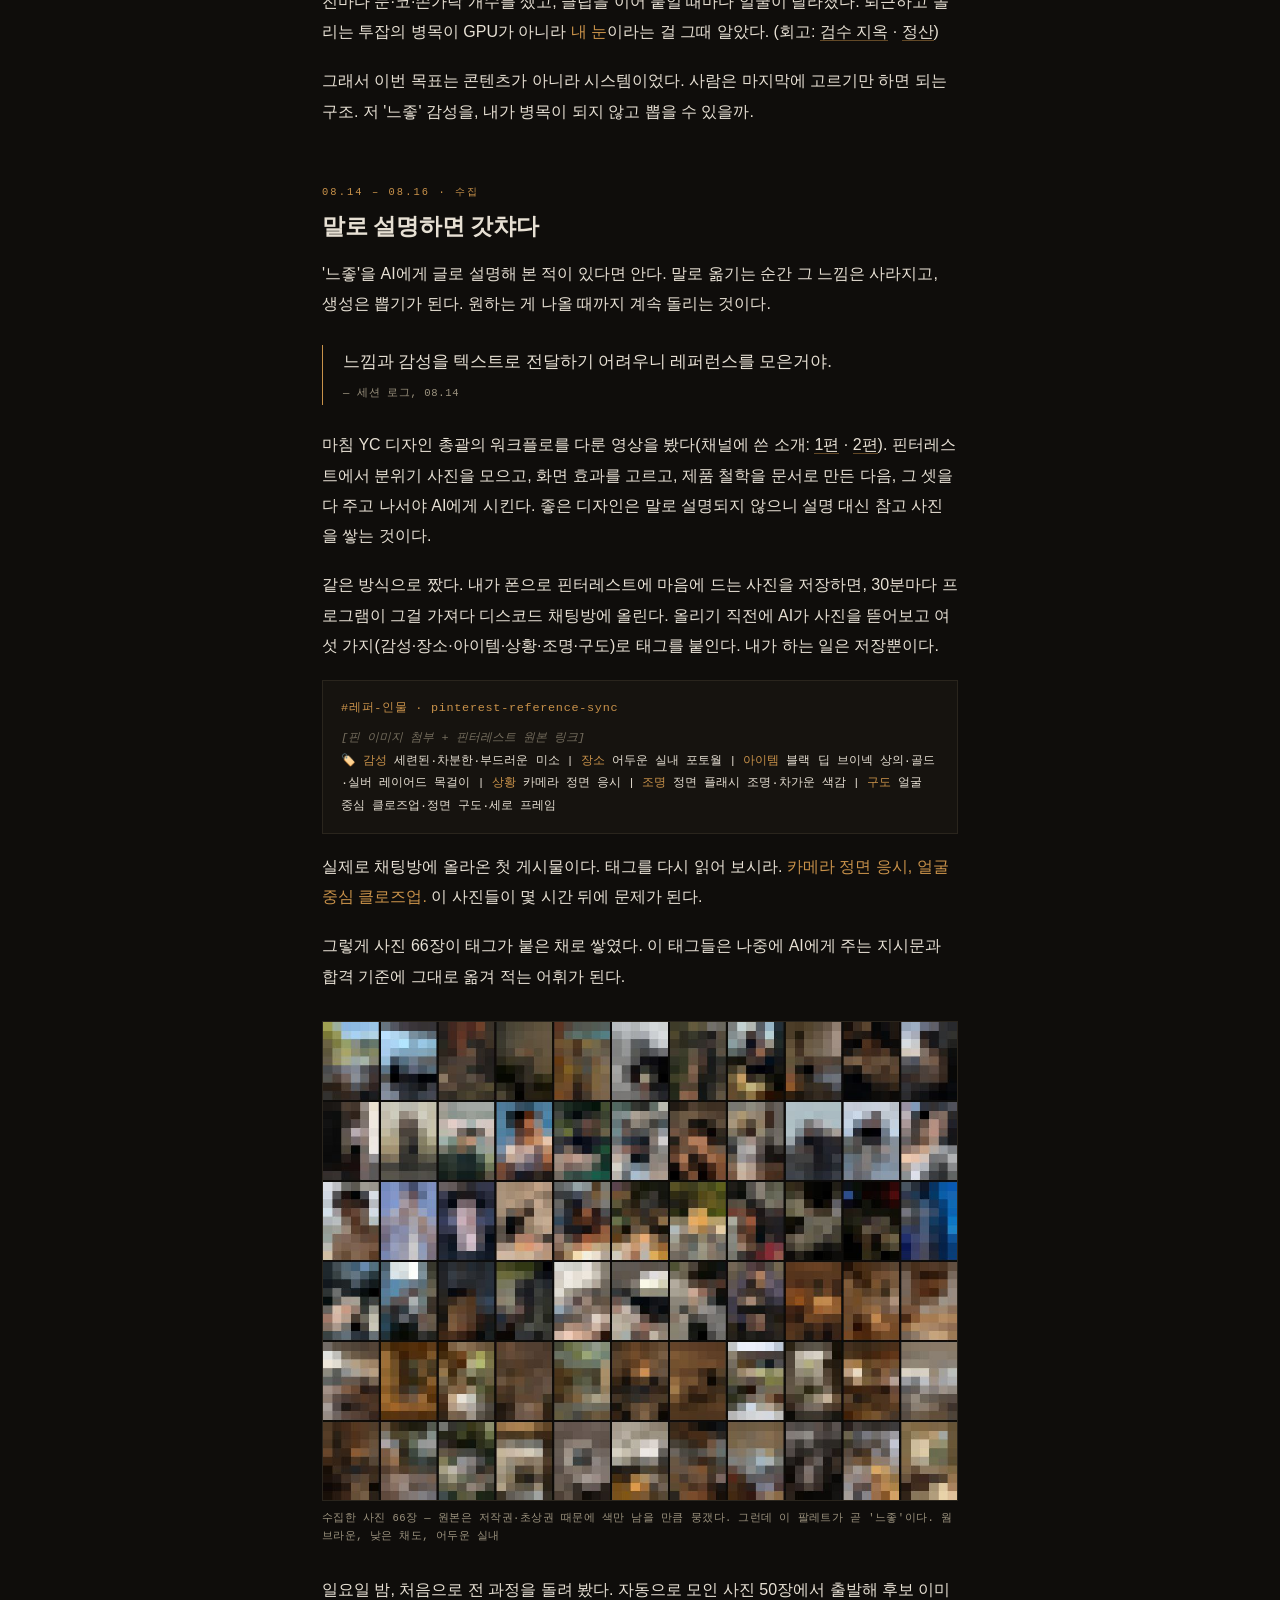
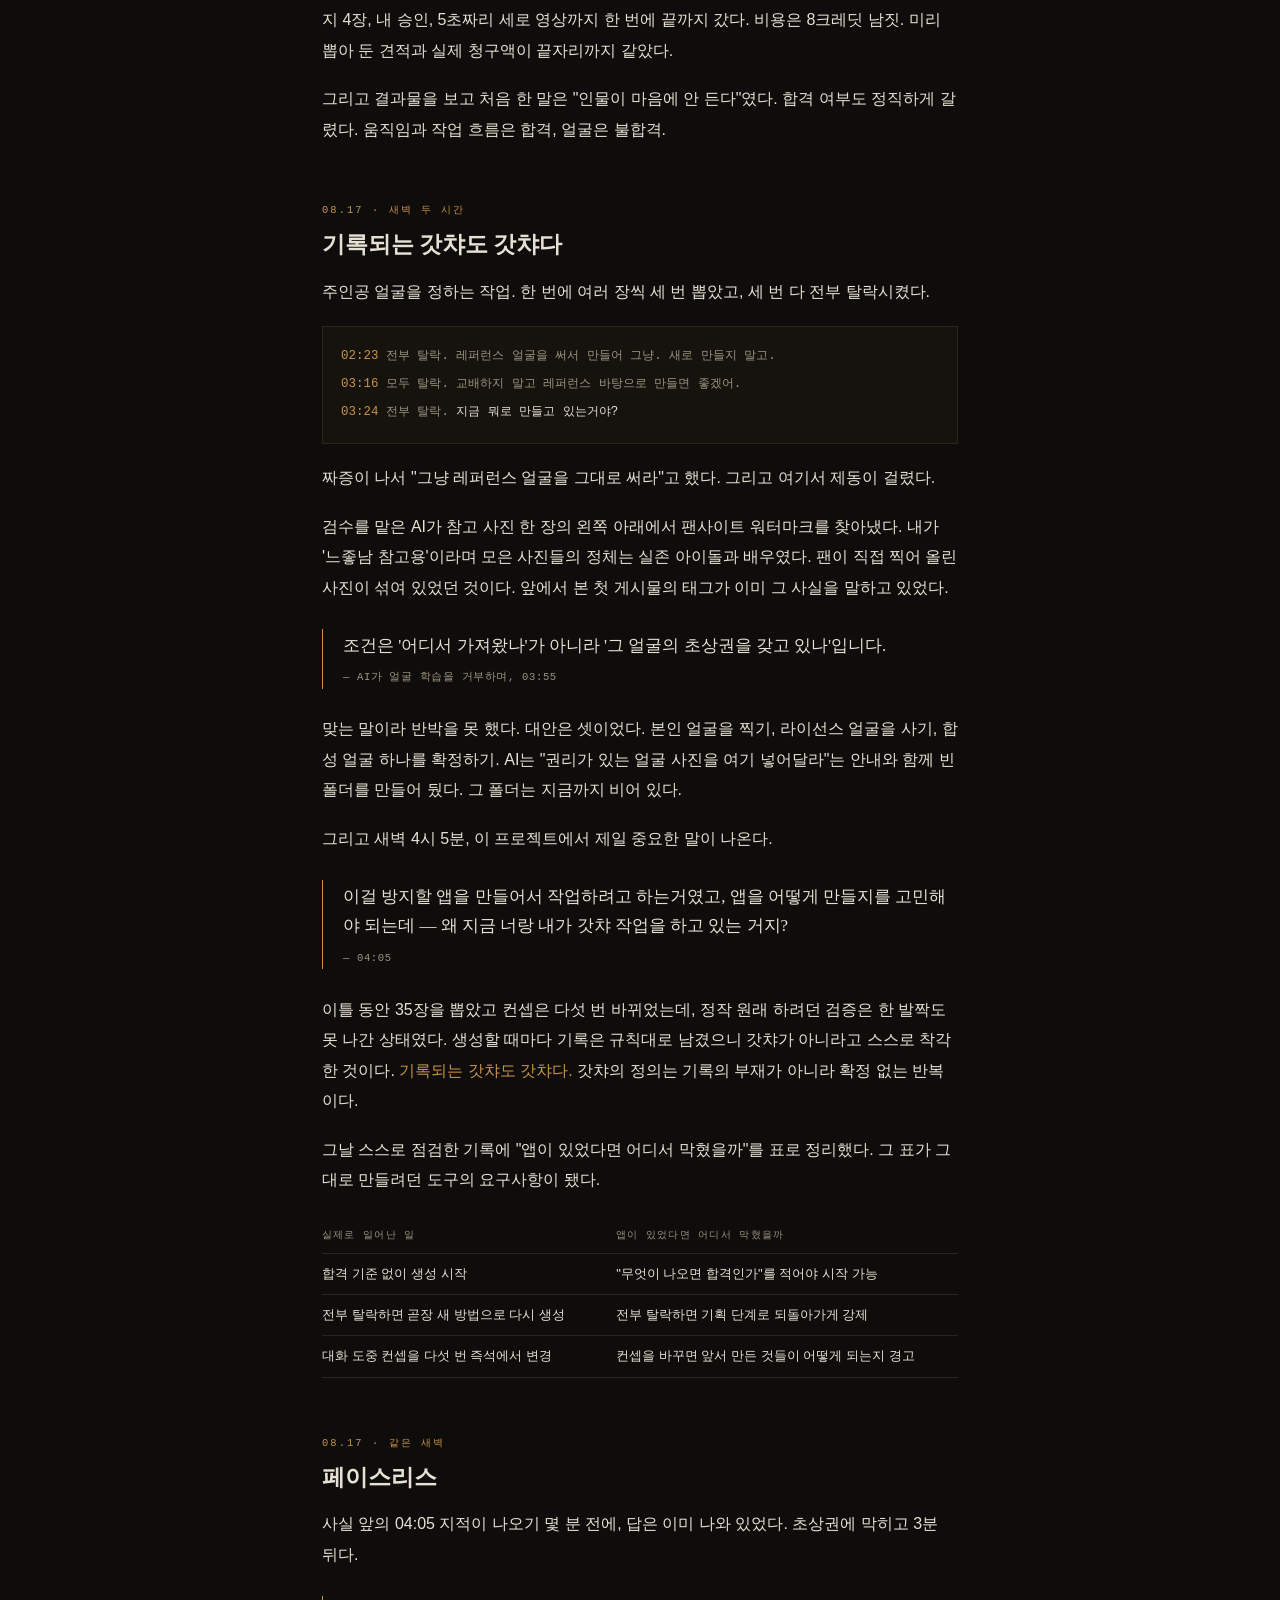
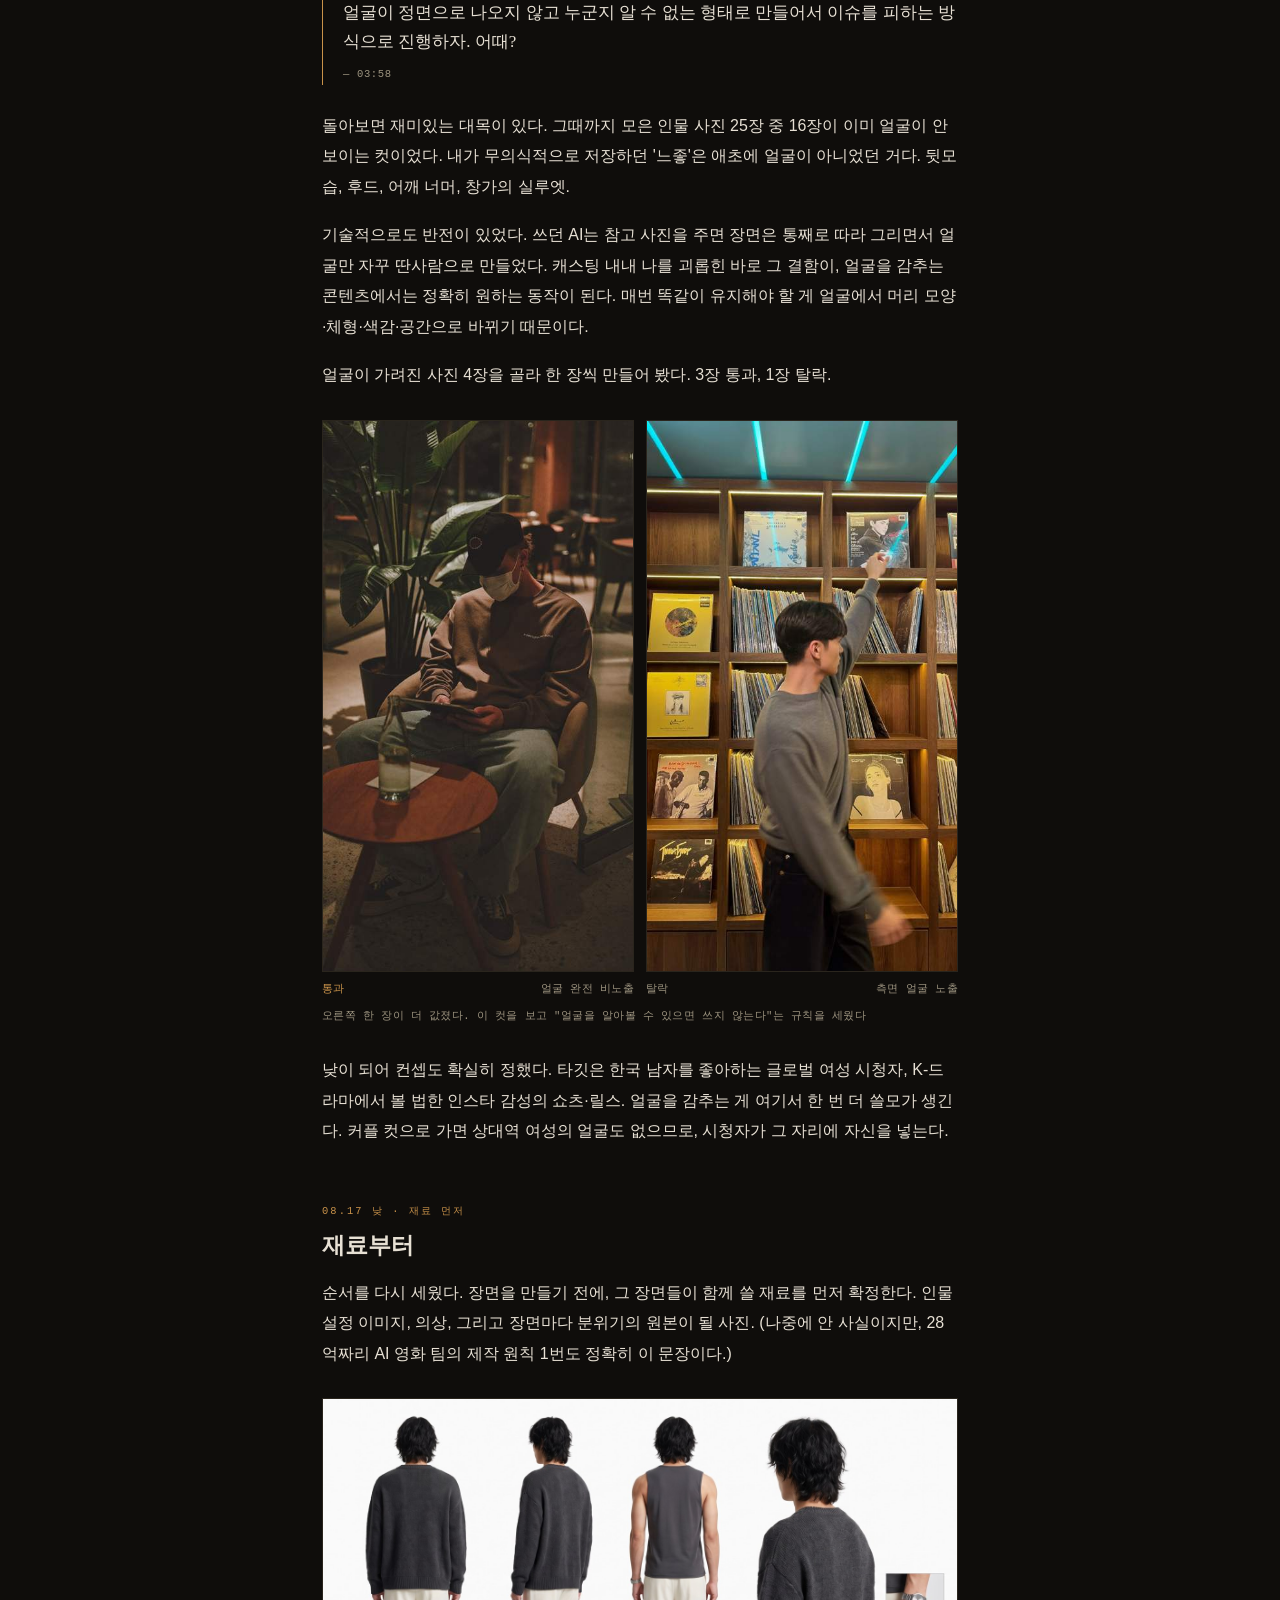
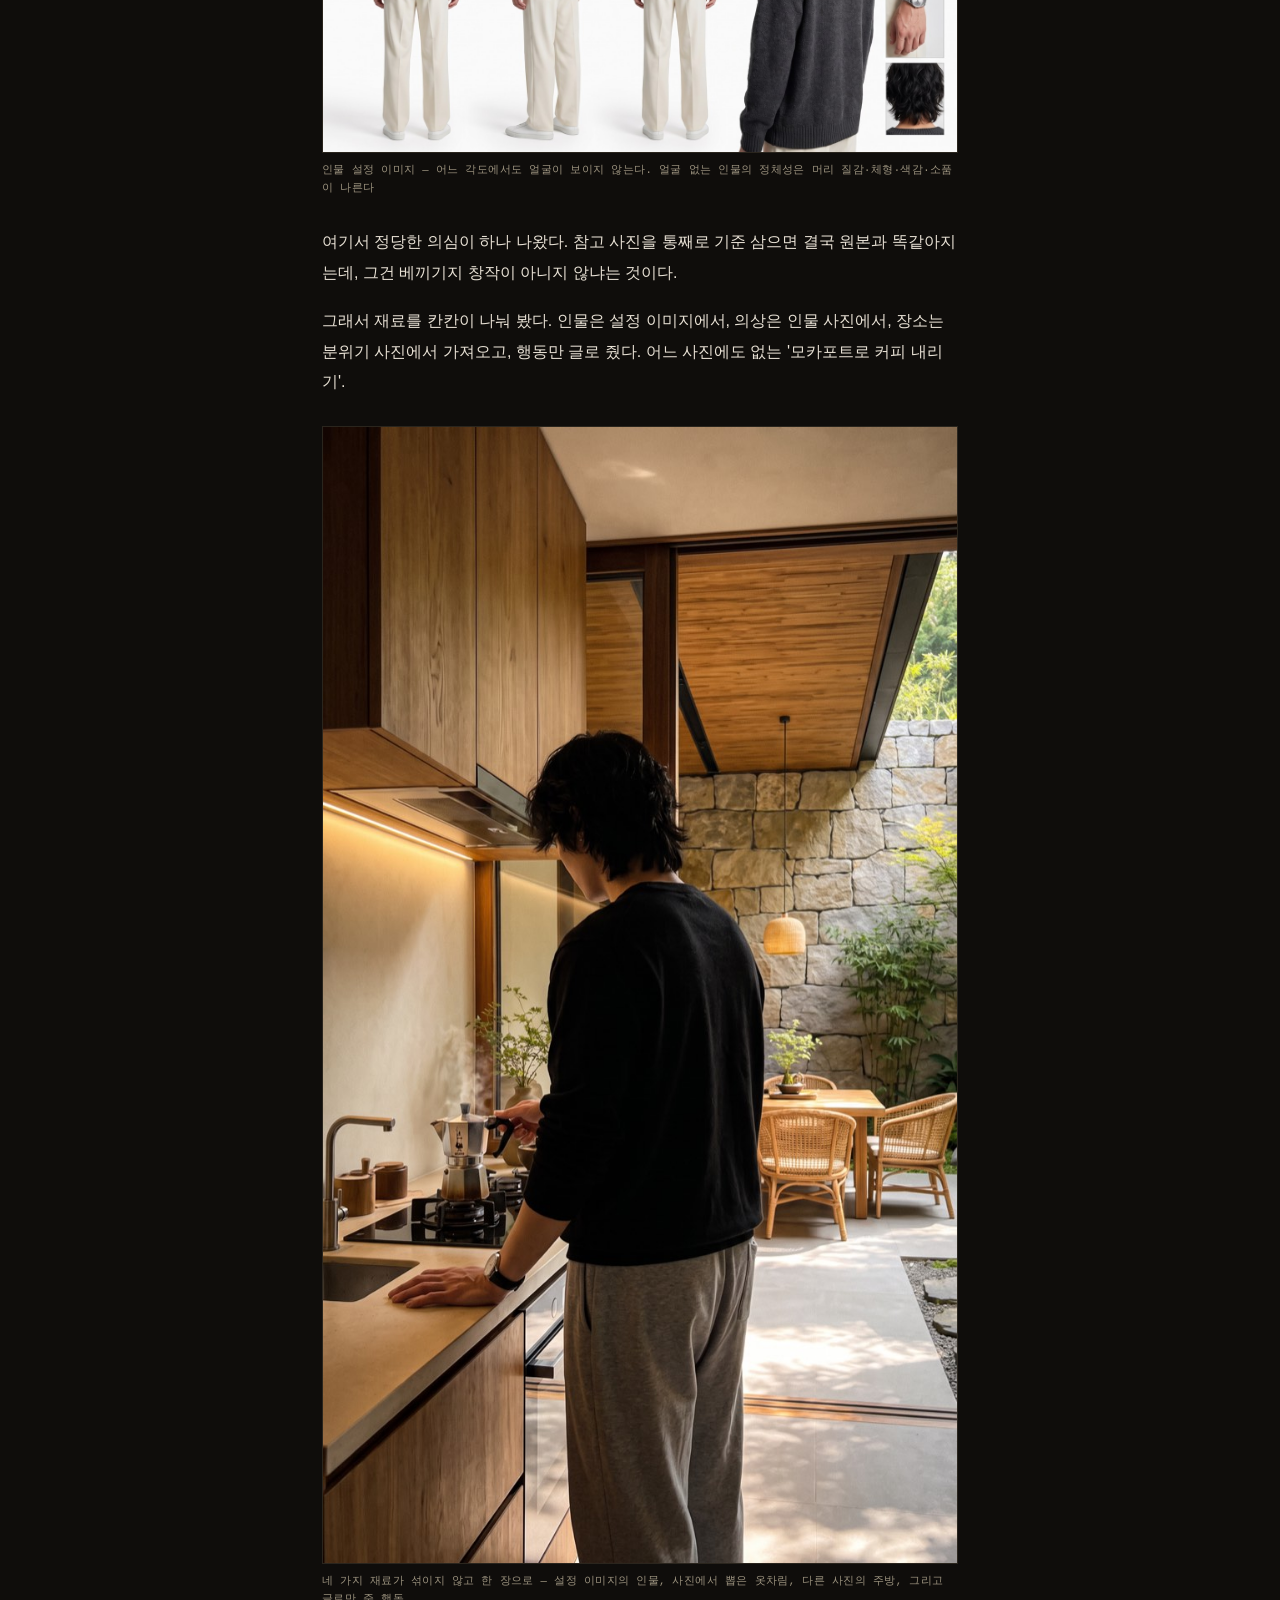
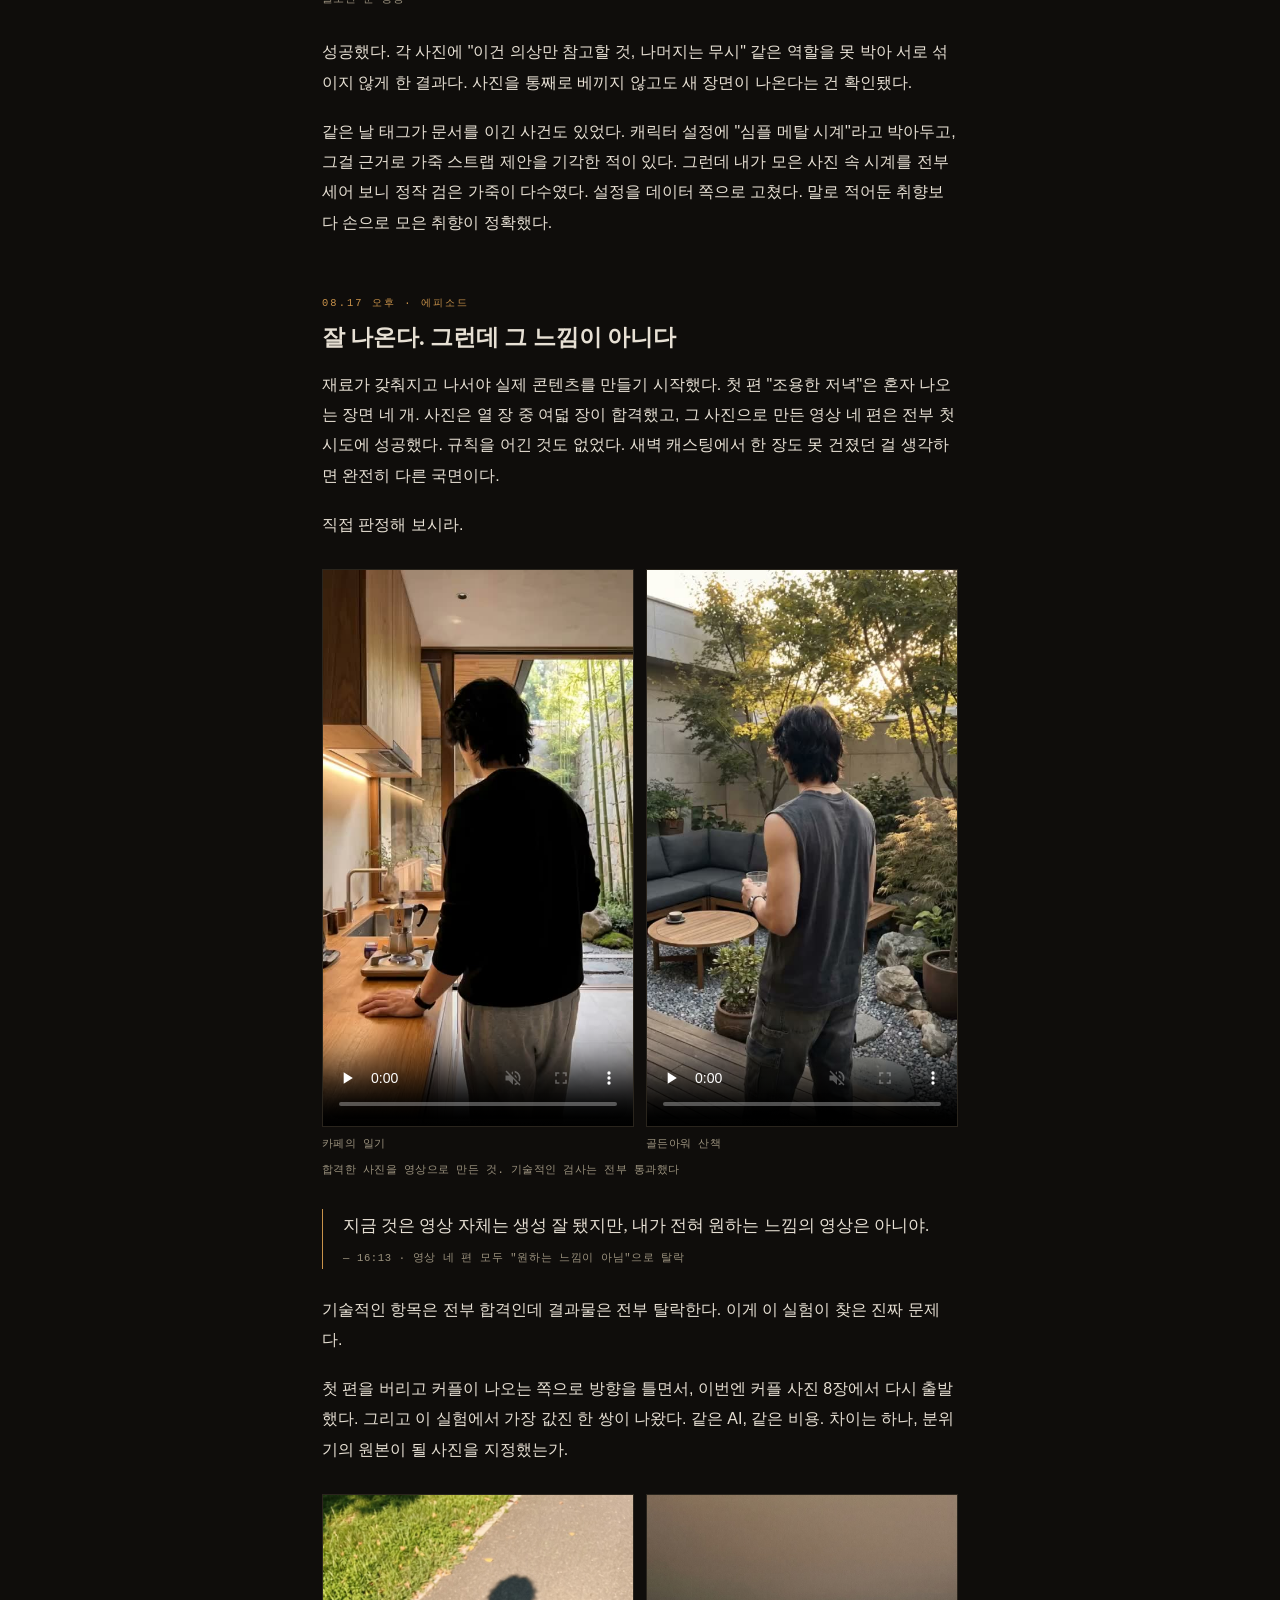
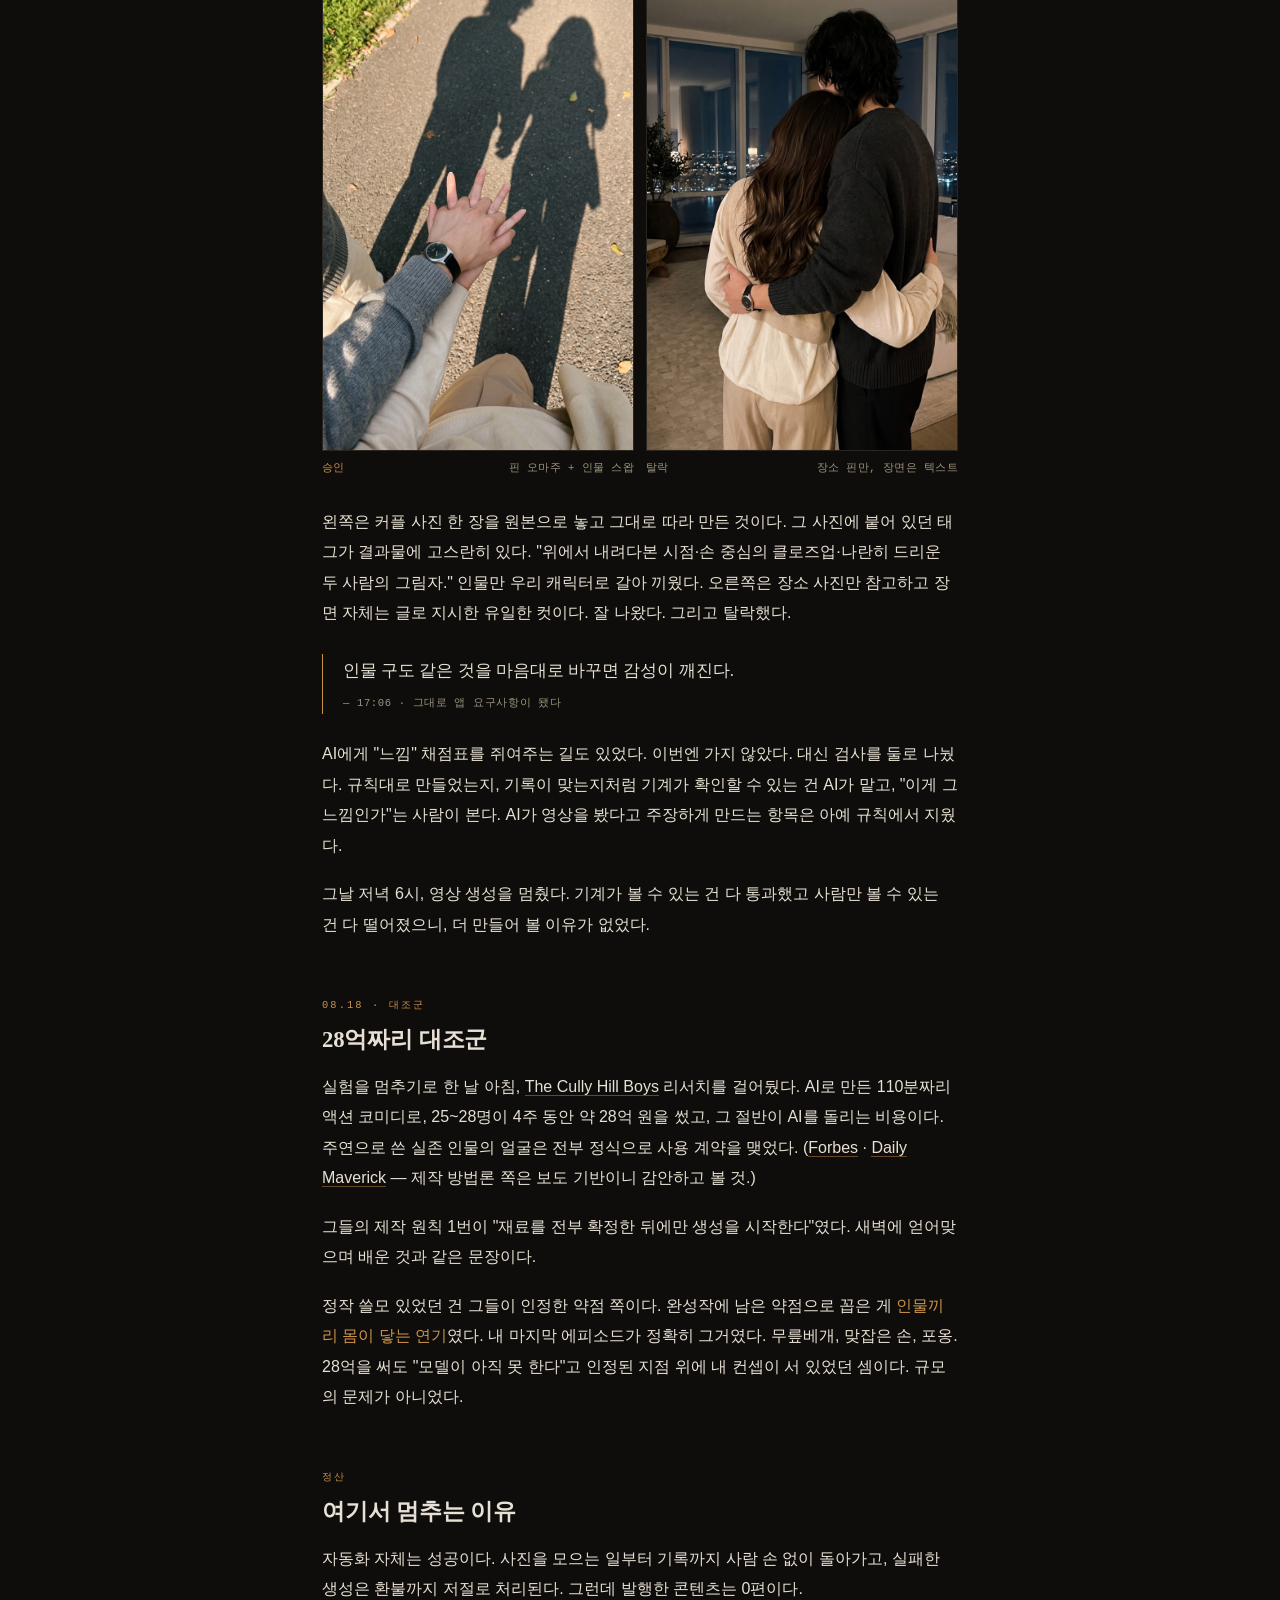
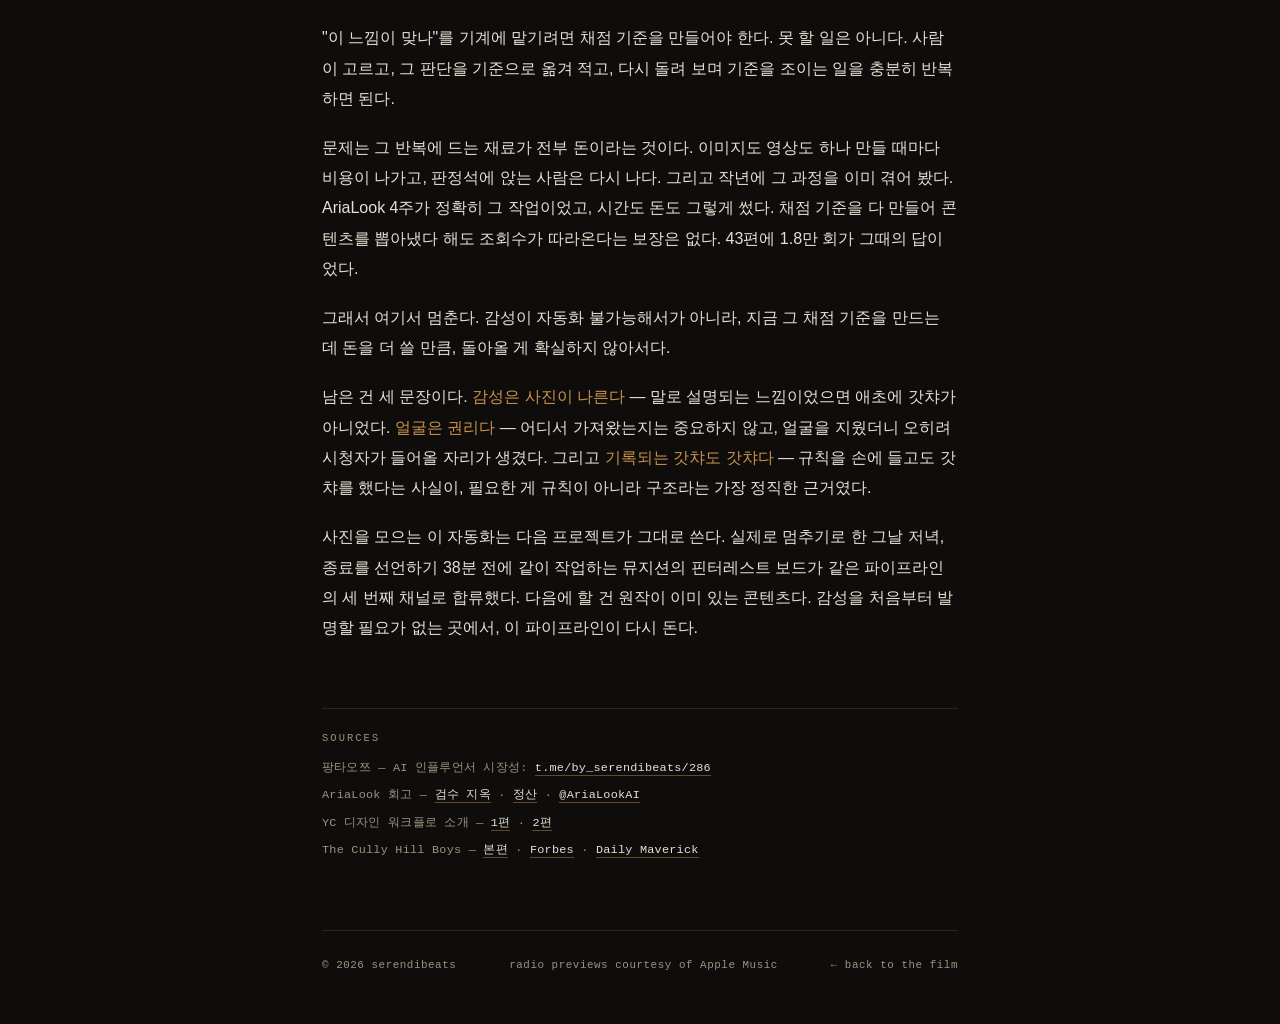
<file: log/vibe-pipeline/index.html>
<!doctype html>
<html lang="ko">
<head>
<meta charset="utf-8">
<meta name="viewport" content="width=device-width, initial-scale=1">
<title>느좋 파이프라인 — serendibeats</title>
<meta name="description" content="감성 콘텐츠 생산을 자동화할 수 있을까 — AI 인플루언서 파이프라인 5일 검증 기록. 파이프라인은 살아남았고, 실험은 여기서 멈췄다.">
<link rel="canonical" href="https://serendibeats.github.io/log/vibe-pipeline/">
<link rel="icon" href="../../assets/favicon.svg" type="image/svg+xml">
<link rel="icon" href="../../assets/favicon-32.png" type="image/png" sizes="32x32">
<meta name="theme-color" content="#0f0d0b">
<meta property="og:type" content="article">
<meta property="og:title" content="느좋 파이프라인 — The Vibe Pipeline">
<meta property="og:description" content="감성 콘텐츠 생산을 자동화할 수 있을까 — 5일의 검증 기록.">
<meta property="og:url" content="https://serendibeats.github.io/log/vibe-pipeline/">
<meta property="og:image" content="https://serendibeats.github.io/log/vibe-pipeline/img/cp-a.jpg">
<link rel="stylesheet" href="../../css/tokens.css?v=20260819">
<link rel="stylesheet" href="../../css/corner.css?v=20260819">
<link rel="stylesheet" href="../../css/log.css?v=20260819">
</head>
<body>

<!-- 우상단 크레이트 라디오 — 홈에서 듣던 방송이 여기로 이어진다 (칩은 radio.js가 주입) -->
<div class="corner" id="corner"></div>

<div class="wrap">

<nav class="top">
  <a href="../../">← serendibeats</a>
</nav>

<header class="head">
  <p class="kicker">Log · Experiment</p>
  <h1>느좋 파이프라인</h1>
  <p class="standfirst">감성 콘텐츠 생산을 자동화할 수 있을까 — AI 인플루언서 파이프라인 5일 검증 기록.</p>
  <p class="meta">log / 001 · 2026.08.14 – 08.18 · seoul · <em>closed</em></p>
</header>

<figure class="banner">
  <img src="img/fl-p01.jpg" alt="후드를 쓴 인물이 바다 절벽이 보이는 창가에서 노트북을 치는 AI 생성 이미지" fetchpriority="high">
  <figcaption>얼굴이 안 보이는 참고 사진 한 장을 기준으로 만든 이미지. 이 방향에 도착하기까지 닷새가 걸렸다</figcaption>
</figure>

<div class="stats">
  <div><b>5</b><span>days</span></div>
  <div><b>66</b><span>pins tagged</span></div>
  <div><b>85</b><span>stills generated</span></div>
  <div><b>5</b><span>clips</span></div>
  <div><b>~94</b><span>credits</span></div>
  <div><b>0</b><span>published</span></div>
</div>

<div class="tldr">
  <p class="lb">세 줄 요약</p>
  <p><b>자동화는 됐다.</b> 사진을 모으고, 분류하고, 만들고, 검사하고, 기록하는 과정이 사람 손 없이 돌아간다. 비용도 예상과 정확히 맞았고, 실패한 생성은 자동으로 환불됐다.</p>
  <p><b>느낌을 판단하는 일은 사람 몫으로 남았다.</b> 기술적인 항목은 전부 합격인데 "이 느낌이 맞나"에서 전부 떨어졌다. 감성은 글이 아니라 사진이 나른다.</p>
  <p><b>5일 만에 멈췄다.</b> AI가 대신 판단하게 만들려면 채점 기준부터 다듬어야 하는데, 거기 돈을 더 쓸 만큼 확실한 게 없었다.</p>
</div>

<article>

<section id="why">
  <h2>왜 시작했나</h2>
  <p>요즘 AI 인플루언서 릴스·쇼츠는 조회수가 잘 나온다. 중국의 <a href="https://t.me/by_serendibeats/286" target="_blank" rel="noopener">팡타오쯔</a>는 "전부 AI로 만든다"고 밝히고도 도우인 팔로워 40만을 모았다. 광고 단가는 동급 인간 인플루언서보다 높아서, 20초 한 편에 약 3,500만 원을 받는다.</p>
  <p>작년에 비슷한 걸 해봤다. AriaLook이라는 AI 패션 쇼츠 채널을 4주 돌려 43편, 총 조회 17,789회. 숫자보다 아픈 건 과정이었다. 만드는 건 AI가 하는데 확인은 내가 해야 했다. 사진마다 눈·코·손가락 개수를 셌고, 클립을 이어 붙일 때마다 얼굴이 달라졌다. 퇴근하고 돌리는 투잡의 병목이 GPU가 아니라 <em>내 눈</em>이라는 걸 그때 알았다. (회고: <a href="https://t.me/by_serendibeats/24" target="_blank" rel="noopener">검수 지옥</a> · <a href="https://t.me/by_serendibeats/28" target="_blank" rel="noopener">정산</a>)</p>
  <p>그래서 이번 목표는 콘텐츠가 아니라 시스템이었다. 사람은 마지막에 고르기만 하면 되는 구조. 저 '느좋' 감성을, 내가 병목이 되지 않고 뽑을 수 있을까.</p>
</section>

<section id="pins">
  <p class="when">08.14 – 08.16 · 수집</p>
  <h2>말로 설명하면 갓챠다</h2>
  <p>'느좋'을 AI에게 글로 설명해 본 적이 있다면 안다. 말로 옮기는 순간 그 느낌은 사라지고, 생성은 뽑기가 된다. 원하는 게 나올 때까지 계속 돌리는 것이다.</p>
  <blockquote>느낌과 감성을 텍스트로 전달하기 어려우니 레퍼런스를 모은거야.<span class="src">— 세션 로그, 08.14</span></blockquote>
  <p>마침 YC 디자인 총괄의 워크플로를 다룬 영상을 봤다(채널에 쓴 소개: <a href="https://t.me/by_serendibeats/266" target="_blank" rel="noopener">1편</a> · <a href="https://t.me/by_serendibeats/267" target="_blank" rel="noopener">2편</a>). 핀터레스트에서 분위기 사진을 모으고, 화면 효과를 고르고, 제품 철학을 문서로 만든 다음, 그 셋을 다 주고 나서야 AI에게 시킨다. 좋은 디자인은 말로 설명되지 않으니 설명 대신 참고 사진을 쌓는 것이다.</p>
  <p>같은 방식으로 짰다. 내가 폰으로 핀터레스트에 마음에 드는 사진을 저장하면, 30분마다 프로그램이 그걸 가져다 디스코드 채팅방에 올린다. 올리기 직전에 AI가 사진을 뜯어보고 여섯 가지(감성·장소·아이템·상황·조명·구도)로 태그를 붙인다. 내가 하는 일은 저장뿐이다.</p>
  <div class="disc">
    <div class="ch">#레퍼-인물 · pinterest-reference-sync</div>
    <div class="att">[핀 이미지 첨부 + 핀터레스트 원본 링크]</div>
    <div class="tags">🏷️ <b>감성</b> 세련된·차분한·부드러운 미소 | <b>장소</b> 어두운 실내 포토월 | <b>아이템</b> 블랙 딥 브이넥 상의·골드·실버 레이어드 목걸이 | <b>상황</b> 카메라 정면 응시 | <b>조명</b> 정면 플래시 조명·차가운 색감 | <b>구도</b> 얼굴 중심 클로즈업·정면 구도·세로 프레임</div>
  </div>
  <p>실제로 채팅방에 올라온 첫 게시물이다. 태그를 다시 읽어 보시라. <em>카메라 정면 응시, 얼굴 중심 클로즈업.</em> 이 사진들이 몇 시간 뒤에 문제가 된다.</p>
  <p>그렇게 사진 66장이 태그가 붙은 채로 쌓였다. 이 태그들은 나중에 AI에게 주는 지시문과 합격 기준에 그대로 옮겨 적는 어휘가 된다.</p>
  <figure>
    <img src="img/pins-mosaic.jpg" alt="66장의 참고 사진을 색 블록만 남도록 강하게 모자이크 처리한 콘택트 시트" loading="lazy">
    <figcaption>수집한 사진 66장 — 원본은 저작권·초상권 때문에 색만 남을 만큼 뭉갰다. 그런데 이 팔레트가 곧 '느좋'이다. 웜 브라운, 낮은 채도, 어두운 실내</figcaption>
  </figure>
  <p>일요일 밤, 처음으로 전 과정을 돌려 봤다. 자동으로 모인 사진 50장에서 출발해 후보 이미지 4장, 내 승인, 5초짜리 세로 영상까지 한 번에 끝까지 갔다. 비용은 8크레딧 남짓. 미리 뽑아 둔 견적과 실제 청구액이 끝자리까지 같았다.</p>
  <p>그리고 결과물을 보고 처음 한 말은 "인물이 마음에 안 든다"였다. 합격 여부도 정직하게 갈렸다. 움직임과 작업 흐름은 합격, 얼굴은 불합격.</p>
</section>

<section id="night">
  <p class="when">08.17 · 새벽 두 시간</p>
  <h2>기록되는 갓챠도 갓챠다</h2>
  <p>주인공 얼굴을 정하는 작업. 한 번에 여러 장씩 세 번 뽑았고, 세 번 다 전부 탈락시켰다.</p>
  <div class="term">
    <div><b>02:23</b>전부 탈락. 레퍼런스 얼굴을 써서 만들어 그냥. 새로 만들지 말고.</div>
    <div><b>03:16</b>모두 탈락. 교배하지 말고 레퍼런스 바탕으로 만들면 좋겠어.</div>
    <div><b>03:24</b>전부 탈락. <i>지금 뭐로 만들고 있는거야?</i></div>
  </div>
  <p>짜증이 나서 "그냥 레퍼런스 얼굴을 그대로 써라"고 했다. 그리고 여기서 제동이 걸렸다.</p>
  <p>검수를 맡은 AI가 참고 사진 한 장의 왼쪽 아래에서 팬사이트 워터마크를 찾아냈다. 내가 '느좋남 참고용'이라며 모은 사진들의 정체는 실존 아이돌과 배우였다. 팬이 직접 찍어 올린 사진이 섞여 있었던 것이다. 앞에서 본 첫 게시물의 태그가 이미 그 사실을 말하고 있었다.</p>
  <blockquote>조건은 '어디서 가져왔나'가 아니라 '그 얼굴의 초상권을 갖고 있나'입니다.<span class="src">— AI가 얼굴 학습을 거부하며, 03:55</span></blockquote>
  <p>맞는 말이라 반박을 못 했다. 대안은 셋이었다. 본인 얼굴을 찍기, 라이선스 얼굴을 사기, 합성 얼굴 하나를 확정하기. AI는 "권리가 있는 얼굴 사진을 여기 넣어달라"는 안내와 함께 빈 폴더를 만들어 뒀다. 그 폴더는 지금까지 비어 있다.</p>
  <p>그리고 새벽 4시 5분, 이 프로젝트에서 제일 중요한 말이 나온다.</p>
  <blockquote>이걸 방지할 앱을 만들어서 작업하려고 하는거였고, 앱을 어떻게 만들지를 고민해야 되는데 — 왜 지금 너랑 내가 갓챠 작업을 하고 있는 거지?<span class="src">— 04:05</span></blockquote>
  <p>이틀 동안 35장을 뽑았고 컨셉은 다섯 번 바뀌었는데, 정작 원래 하려던 검증은 한 발짝도 못 나간 상태였다. 생성할 때마다 기록은 규칙대로 남겼으니 갓챠가 아니라고 스스로 착각한 것이다. <em>기록되는 갓챠도 갓챠다.</em> 갓챠의 정의는 기록의 부재가 아니라 확정 없는 반복이다.</p>
  <p>그날 스스로 점검한 기록에 "앱이 있었다면 어디서 막혔을까"를 표로 정리했다. 그 표가 그대로 만들려던 도구의 요구사항이 됐다.</p>
  <div class="tbl"><table>
    <tr><th>실제로 일어난 일</th><th>앱이 있었다면 어디서 막혔을까</th></tr>
    <tr><td>합격 기준 없이 생성 시작</td><td>"무엇이 나오면 합격인가"를 적어야 시작 가능</td></tr>
    <tr><td>전부 탈락하면 곧장 새 방법으로 다시 생성</td><td>전부 탈락하면 기획 단계로 되돌아가게 강제</td></tr>
    <tr><td>대화 도중 컨셉을 다섯 번 즉석에서 변경</td><td>컨셉을 바꾸면 앞서 만든 것들이 어떻게 되는지 경고</td></tr>
  </table></div>
</section>

<section id="faceless">
  <p class="when">08.17 · 같은 새벽</p>
  <h2>페이스리스</h2>
  <p>사실 앞의 04:05 지적이 나오기 몇 분 전에, 답은 이미 나와 있었다. 초상권에 막히고 3분 뒤다.</p>
  <blockquote>얼굴이 정면으로 나오지 않고 누군지 알 수 없는 형태로 만들어서 이슈를 피하는 방식으로 진행하자. 어때?<span class="src">— 03:58</span></blockquote>
  <p>돌아보면 재미있는 대목이 있다. 그때까지 모은 인물 사진 25장 중 16장이 이미 얼굴이 안 보이는 컷이었다. 내가 무의식적으로 저장하던 '느좋'은 애초에 얼굴이 아니었던 거다. 뒷모습, 후드, 어깨 너머, 창가의 실루엣.</p>
  <p>기술적으로도 반전이 있었다. 쓰던 AI는 참고 사진을 주면 장면은 통째로 따라 그리면서 얼굴만 자꾸 딴사람으로 만들었다. 캐스팅 내내 나를 괴롭힌 바로 그 결함이, 얼굴을 감추는 콘텐츠에서는 정확히 원하는 동작이 된다. 매번 똑같이 유지해야 할 게 얼굴에서 머리 모양·체형·색감·공간으로 바뀌기 때문이다.</p>
  <p>얼굴이 가려진 사진 4장을 골라 한 장씩 만들어 봤다. 3장 통과, 1장 탈락.</p>
  <figure>
    <div class="ab">
      <div>
        <img src="img/g-fl-p02.jpg" alt="저조도 카페에서 모자와 마스크로 얼굴이 가려진 인물" loading="lazy">
        <figcaption><span class="tag-ok">통과</span><span>얼굴 완전 비노출</span></figcaption>
      </div>
      <div>
        <img src="img/g-fl-p04.jpg" alt="레코드 서가 앞의 인물, 측면 얼굴이 드러남" loading="lazy">
        <figcaption><span class="tag-no">탈락</span><span>측면 얼굴 노출</span></figcaption>
      </div>
    </div>
    <figcaption>오른쪽 한 장이 더 값졌다. 이 컷을 보고 "얼굴을 알아볼 수 있으면 쓰지 않는다"는 규칙을 세웠다</figcaption>
  </figure>
  <p>낮이 되어 컨셉도 확실히 정했다. 타깃은 한국 남자를 좋아하는 글로벌 여성 시청자, K-드라마에서 볼 법한 인스타 감성의 쇼츠·릴스. 얼굴을 감추는 게 여기서 한 번 더 쓸모가 생긴다. 커플 컷으로 가면 상대역 여성의 얼굴도 없으므로, 시청자가 그 자리에 자신을 넣는다.</p>
</section>

<section id="assets">
  <p class="when">08.17 낮 · 재료 먼저</p>
  <h2>재료부터</h2>
  <p>순서를 다시 세웠다. 장면을 만들기 전에, 그 장면들이 함께 쓸 재료를 먼저 확정한다. 인물 설정 이미지, 의상, 그리고 장면마다 분위기의 원본이 될 사진. (나중에 안 사실이지만, 28억짜리 AI 영화 팀의 제작 원칙 1번도 정확히 이 문장이다.)</p>
  <figure>
    <img src="img/sheet.jpg" alt="4개의 후면·측후면 뷰와 시계·헤어 클로즈업 인셋으로 구성된 얼굴 없는 캐릭터 시트" loading="lazy">
    <figcaption>인물 설정 이미지 — 어느 각도에서도 얼굴이 보이지 않는다. 얼굴 없는 인물의 정체성은 머리 질감·체형·색감·소품이 나른다</figcaption>
  </figure>
  <p>여기서 정당한 의심이 하나 나왔다. 참고 사진을 통째로 기준 삼으면 결국 원본과 똑같아지는데, 그건 베끼기지 창작이 아니지 않냐는 것이다.</p>
  <p>그래서 재료를 칸칸이 나눠 봤다. 인물은 설정 이미지에서, 의상은 인물 사진에서, 장소는 분위기 사진에서 가져오고, 행동만 글로 줬다. 어느 사진에도 없는 '모카포트로 커피 내리기'.</p>
  <figure>
    <img src="img/pc-1.jpg" alt="원목 주방에서 모카포트로 커피를 내리는 인물의 뒷모습, 창밖에 석재 중정과 대나무" loading="lazy">
    <figcaption>네 가지 재료가 섞이지 않고 한 장으로 — 설정 이미지의 인물, 사진에서 뽑은 옷차림, 다른 사진의 주방, 그리고 글로만 준 행동</figcaption>
  </figure>
  <p>성공했다. 각 사진에 "이건 의상만 참고할 것, 나머지는 무시" 같은 역할을 못 박아 서로 섞이지 않게 한 결과다. 사진을 통째로 베끼지 않고도 새 장면이 나온다는 건 확인됐다.</p>
  <p>같은 날 태그가 문서를 이긴 사건도 있었다. 캐릭터 설정에 "심플 메탈 시계"라고 박아두고, 그걸 근거로 가죽 스트랩 제안을 기각한 적이 있다. 그런데 내가 모은 사진 속 시계를 전부 세어 보니 정작 검은 가죽이 다수였다. 설정을 데이터 쪽으로 고쳤다. 말로 적어둔 취향보다 손으로 모은 취향이 정확했다.</p>
</section>

<section id="ep">
  <p class="when">08.17 오후 · 에피소드</p>
  <h2>잘 나온다. 그런데 그 느낌이 아니다</h2>
  <p>재료가 갖춰지고 나서야 실제 콘텐츠를 만들기 시작했다. 첫 편 "조용한 저녁"은 혼자 나오는 장면 네 개. 사진은 열 장 중 여덟 장이 합격했고, 그 사진으로 만든 영상 네 편은 전부 첫 시도에 성공했다. 규칙을 어긴 것도 없었다. 새벽 캐스팅에서 한 장도 못 건졌던 걸 생각하면 완전히 다른 국면이다.</p>
  <p>직접 판정해 보시라.</p>
  <figure>
    <div class="vid-grid">
      <div>
        <video src="vid/t-c01.mp4" poster="vid/t-c01-poster.jpg" controls muted loop playsinline preload="none"></video>
        <figcaption><span>카페의 일기</span></figcaption>
      </div>
      <div>
        <video src="vid/t-c03.mp4" poster="vid/t-c03-poster.jpg" controls muted loop playsinline preload="none"></video>
        <figcaption><span>골든아워 산책</span></figcaption>
      </div>
    </div>
    <figcaption>합격한 사진을 영상으로 만든 것. 기술적인 검사는 전부 통과했다</figcaption>
  </figure>
  <blockquote>지금 것은 영상 자체는 생성 잘 됐지만, 내가 전혀 원하는 느낌의 영상은 아니야.<span class="src">— 16:13 · 영상 네 편 모두 "원하는 느낌이 아님"으로 탈락</span></blockquote>
  <p>기술적인 항목은 전부 합격인데 결과물은 전부 탈락한다. 이게 이 실험이 찾은 진짜 문제다.</p>
  <p>첫 편을 버리고 커플이 나오는 쪽으로 방향을 틀면서, 이번엔 커플 사진 8장에서 다시 출발했다. 그리고 이 실험에서 가장 값진 한 쌍이 나왔다. 같은 AI, 같은 비용. 차이는 하나, 분위기의 원본이 될 사진을 지정했는가.</p>
  <figure>
    <div class="ab">
      <div>
        <img src="img/cp-a.jpg" alt="산책로 위 커플 그림자와 맞잡은 손 — AI 생성" loading="lazy">
        <figcaption><span class="tag-ok">승인</span><span>핀 오마주 + 인물 스왑</span></figcaption>
      </div>
      <div>
        <img src="img/cp-b.jpg" alt="야경 창 앞에서 껴안은 커플의 뒷모습 — AI 생성" loading="lazy">
        <figcaption><span class="tag-no">탈락</span><span>장소 핀만, 장면은 텍스트</span></figcaption>
      </div>
    </div>
  </figure>
  <p>왼쪽은 커플 사진 한 장을 원본으로 놓고 그대로 따라 만든 것이다. 그 사진에 붙어 있던 태그가 결과물에 고스란히 있다. "위에서 내려다본 시점·손 중심의 클로즈업·나란히 드리운 두 사람의 그림자." 인물만 우리 캐릭터로 갈아 끼웠다. 오른쪽은 장소 사진만 참고하고 장면 자체는 글로 지시한 유일한 컷이다. 잘 나왔다. 그리고 탈락했다.</p>
  <blockquote>인물 구도 같은 것을 마음대로 바꾸면 감성이 깨진다.<span class="src">— 17:06 · 그대로 앱 요구사항이 됐다</span></blockquote>
  <p>AI에게 "느낌" 채점표를 쥐여주는 길도 있었다. 이번엔 가지 않았다. 대신 검사를 둘로 나눴다. 규칙대로 만들었는지, 기록이 맞는지처럼 기계가 확인할 수 있는 건 AI가 맡고, "이게 그 느낌인가"는 사람이 본다. AI가 영상을 봤다고 주장하게 만드는 항목은 아예 규칙에서 지웠다.</p>
  <p>그날 저녁 6시, 영상 생성을 멈췄다. 기계가 볼 수 있는 건 다 통과했고 사람만 볼 수 있는 건 다 떨어졌으니, 더 만들어 볼 이유가 없었다.</p>
</section>

<section id="cully">
  <p class="when">08.18 · 대조군</p>
  <h2>28억짜리 대조군</h2>
  <p>실험을 멈추기로 한 날 아침, <a href="https://higgsfield.ai/original-series/cully-hill-boys/full-film" target="_blank" rel="noopener">The Cully Hill Boys</a> 리서치를 걸어뒀다. AI로 만든 110분짜리 액션 코미디로, 25~28명이 4주 동안 약 28억 원을 썼고, 그 절반이 AI를 돌리는 비용이다. 주연으로 쓴 실존 인물의 얼굴은 전부 정식으로 사용 계약을 맺었다. (<a href="https://www.forbes.com/sites/luisromero/2026/08/08/higgsfields-latest-ai-film-proves-likeness-licensing-works-and-scales/" target="_blank" rel="noopener">Forbes</a> · <a href="https://www.dailymaverick.co.za/article/2026-08-16-crossed-wires-a-new-kind-of-movie-looks-set-to-burn-hollywood/" target="_blank" rel="noopener">Daily Maverick</a> — 제작 방법론 쪽은 보도 기반이니 감안하고 볼 것.)</p>
  <p>그들의 제작 원칙 1번이 "재료를 전부 확정한 뒤에만 생성을 시작한다"였다. 새벽에 얻어맞으며 배운 것과 같은 문장이다.</p>
  <p>정작 쓸모 있었던 건 그들이 인정한 약점 쪽이다. 완성작에 남은 약점으로 꼽은 게 <em>인물끼리 몸이 닿는 연기</em>였다. 내 마지막 에피소드가 정확히 그거였다. 무릎베개, 맞잡은 손, 포옹. 28억을 써도 "모델이 아직 못 한다"고 인정된 지점 위에 내 컨셉이 서 있었던 셈이다. 규모의 문제가 아니었다.</p>
</section>

<section id="closeout">
  <p class="when">정산</p>
  <h2>여기서 멈추는 이유</h2>
  <p>자동화 자체는 성공이다. 사진을 모으는 일부터 기록까지 사람 손 없이 돌아가고, 실패한 생성은 환불까지 저절로 처리된다. 그런데 발행한 콘텐츠는 0편이다.</p>
  <p>"이 느낌이 맞나"를 기계에 맡기려면 채점 기준을 만들어야 한다. 못 할 일은 아니다. 사람이 고르고, 그 판단을 기준으로 옮겨 적고, 다시 돌려 보며 기준을 조이는 일을 충분히 반복하면 된다.</p>
  <p>문제는 그 반복에 드는 재료가 전부 돈이라는 것이다. 이미지도 영상도 하나 만들 때마다 비용이 나가고, 판정석에 앉는 사람은 다시 나다. 그리고 작년에 그 과정을 이미 겪어 봤다. AriaLook 4주가 정확히 그 작업이었고, 시간도 돈도 그렇게 썼다. 채점 기준을 다 만들어 콘텐츠를 뽑아냈다 해도 조회수가 따라온다는 보장은 없다. 43편에 1.8만 회가 그때의 답이었다.</p>
  <p>그래서 여기서 멈춘다. 감성이 자동화 불가능해서가 아니라, 지금 그 채점 기준을 만드는 데 돈을 더 쓸 만큼, 돌아올 게 확실하지 않아서다.</p>
  <p>남은 건 세 문장이다. <em>감성은 사진이 나른다</em> — 말로 설명되는 느낌이었으면 애초에 갓챠가 아니었다. <em>얼굴은 권리다</em> — 어디서 가져왔는지는 중요하지 않고, 얼굴을 지웠더니 오히려 시청자가 들어올 자리가 생겼다. 그리고 <em>기록되는 갓챠도 갓챠다</em> — 규칙을 손에 들고도 갓챠를 했다는 사실이, 필요한 게 규칙이 아니라 구조라는 가장 정직한 근거였다.</p>
  <p>사진을 모으는 이 자동화는 다음 프로젝트가 그대로 쓴다. 실제로 멈추기로 한 그날 저녁, 종료를 선언하기 38분 전에 같이 작업하는 뮤지션의 핀터레스트 보드가 같은 파이프라인의 세 번째 채널로 합류했다. 다음에 할 건 원작이 이미 있는 콘텐츠다. 감성을 처음부터 발명할 필요가 없는 곳에서, 이 파이프라인이 다시 돈다.</p>
</section>

</article>

<div class="sources">
  <h3>Sources</h3>
  <ul>
    <li>팡타오쯔 — AI 인플루언서 시장성: <a href="https://t.me/by_serendibeats/286" target="_blank" rel="noopener">t.me/by_serendibeats/286</a></li>
    <li>AriaLook 회고 — <a href="https://t.me/by_serendibeats/24" target="_blank" rel="noopener">검수 지옥</a> · <a href="https://t.me/by_serendibeats/28" target="_blank" rel="noopener">정산</a> · <a href="https://www.youtube.com/@AriaLookAI" target="_blank" rel="noopener">@AriaLookAI</a></li>
    <li>YC 디자인 워크플로 소개 — <a href="https://t.me/by_serendibeats/266" target="_blank" rel="noopener">1편</a> · <a href="https://t.me/by_serendibeats/267" target="_blank" rel="noopener">2편</a></li>
    <li>The Cully Hill Boys — <a href="https://higgsfield.ai/original-series/cully-hill-boys/full-film" target="_blank" rel="noopener">본편</a> · <a href="https://www.forbes.com/sites/luisromero/2026/08/08/higgsfields-latest-ai-film-proves-likeness-licensing-works-and-scales/" target="_blank" rel="noopener">Forbes</a> · <a href="https://www.dailymaverick.co.za/article/2026-08-16-crossed-wires-a-new-kind-of-movie-looks-set-to-burn-hollywood/" target="_blank" rel="noopener">Daily Maverick</a></li>
  </ul>
</div>

<footer>
  <span>© 2026 serendibeats</span>
  <span><a href="https://music.apple.com" target="_blank" rel="noopener">radio previews courtesy of Apple Music</a></span>
  <a href="../../">← back to the film</a>
</footer>

</div>

<script src="../../js/radio.js?v=20260819"></script>
</body>
</html>
</file>
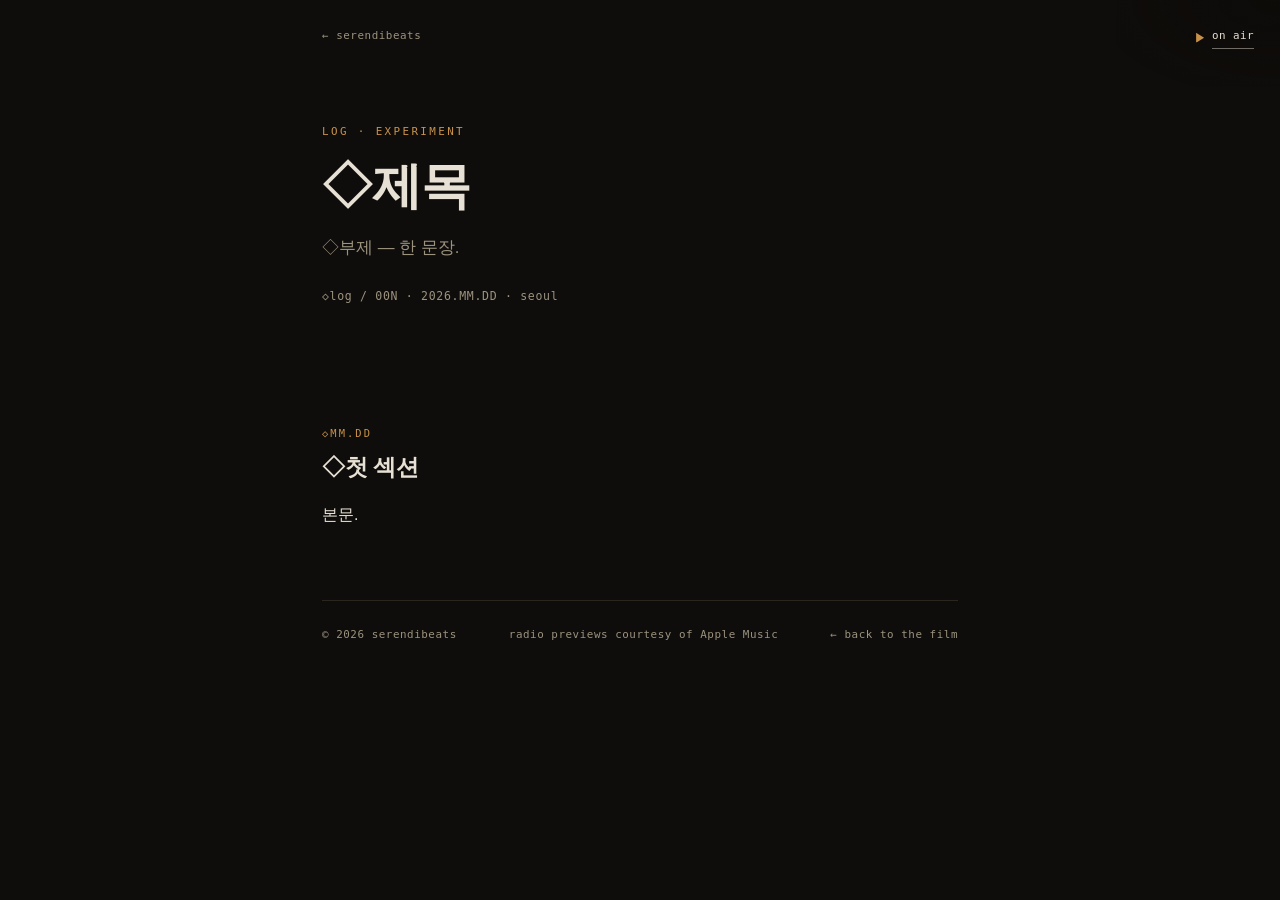
<file: log/_template.html>
<!doctype html>
<html lang="ko">
<head>
<!-- ══════════════════════════════════════════════════════════════
  로그 글 템플릿 — 새 글 추가 절차:
    1. 이 파일을 log/<slug>/index.html 로 복사
    2. ◇ 표시를 전부 교체한다 — ◇가 하나라도 남아 있으면 발행 금지
    3. 본문을 쓴다. 부품은 css/log.css 참조:
       .when(날짜 키커) · blockquote(+.src) · .term(세션 로그) · .disc(디스코드 재현)
       .tbl>table · figure(.banner/.ab/.gal/.vid-solo/.vid-grid) · .stats · .tldr
       (배너·스탯·요약 골격은 아래 주석 블록을 풀어 쓴다 — article 앞에 둔다)
    4. data/portfolio.json 의 "projects" 배열에 카드 추가 — 아래 조각을 붙여넣고 수정:
       { "id": "◇slug", "category": "content", "status": "EXPERIMENT",
         "title": { "en": "◇Title", "ko": "◇제목" },
         "desc": { "en": "◇one-liner (written up in Korean).", "ko": "◇한 줄." },
         "tags": ["◇태그"], "image": "log/◇slug/img/cover.jpg",
         "links": { "site": "log/◇slug/" }, "date": "◇YYYY-MM" }
       cover.jpg = 글 배너를 카드용으로 한 장 (없으면 image 줄 삭제 — 해칭 플레이스홀더로 뜸)
    5. 발행 전 검사 (둘 다 통과해야 푸시):
       grep -n '◇' log/<slug>/index.html          ← 빈 출력이어야 함
       python3 -m json.tool data/portfolio.json    ← 에러 없어야 함
  스타일·토큰·라디오 칩은 전부 공용(tokens/corner/log.css + radio.js 주입)이라 손댈 것 없음.
  ?v= 값은 전 페이지 공통 상수 — 공용 CSS/JS를 고친 날짜로 전 파일 일괄 교체.
═══════════════════════════════════════════════════════════════ -->
<meta name="robots" content="noindex"><!-- ◇ 발행 시 이 줄 삭제 -->
<meta charset="utf-8">
<meta name="viewport" content="width=device-width, initial-scale=1">
<title>◇제목 — serendibeats</title>
<meta name="description" content="◇한 줄 설명">
<link rel="canonical" href="https://serendibeats.github.io/log/◇slug/">
<link rel="icon" href="../../assets/favicon.svg" type="image/svg+xml">
<link rel="icon" href="../../assets/favicon-32.png" type="image/png" sizes="32x32">
<meta name="theme-color" content="#0f0d0b">
<meta property="og:type" content="article">
<meta property="og:title" content="◇제목">
<meta property="og:description" content="◇한 줄 설명">
<meta property="og:url" content="https://serendibeats.github.io/log/◇slug/">
<meta property="og:image" content="https://serendibeats.github.io/log/◇slug/img/cover.jpg">
<link rel="stylesheet" href="../../css/tokens.css?v=20260819">
<link rel="stylesheet" href="../../css/corner.css?v=20260819">
<link rel="stylesheet" href="../../css/log.css?v=20260819">
</head>
<body>

<!-- 우상단 크레이트 라디오 — 홈에서 듣던 방송이 이어진다 (칩은 radio.js가 주입) -->
<div class="corner" id="corner"></div>

<div class="wrap">

<nav class="top">
  <a href="../../">← serendibeats</a>
</nav>

<header class="head">
  <p class="kicker">Log · Experiment</p>
  <h1>◇제목</h1>
  <p class="standfirst">◇부제 — 한 문장.</p>
  <p class="meta">◇log / 00N · 2026.MM.DD · seoul</p>
</header>

<!-- 배너·스탯·요약 골격 (필요하면 주석 해제 — article 앞이 정본 배치)
<figure class="banner">
  <img src="img/cover.jpg" alt="◇배너 설명" fetchpriority="high">
  <figcaption>◇배너 캡션</figcaption>
</figure>

<div class="stats">
  <div><b>◇N</b><span>label</span></div>
</div>

<div class="tldr">
  <p class="lb">세 줄 요약</p>
  <p><b>◇결론 1.</b> 부연.</p>
</div>
-->

<article>

<section id="s1">
  <p class="when">◇MM.DD</p>
  <h2>◇첫 섹션</h2>
  <p>본문.</p>
</section>

</article>

<footer>
  <span>© 2026 serendibeats</span>
  <span><a href="https://music.apple.com" target="_blank" rel="noopener">radio previews courtesy of Apple Music</a></span>
  <a href="../../">← back to the film</a>
</footer>

</div>

<script src="../../js/radio.js?v=20260819"></script>
</body>
</html>
</file>
<file: css/tokens.css>
/* 디자인 토큰 — 사이트 전 페이지 공유 (Film Still 팔레트).
   style.css에서 추출: 홈·로그 페이지가 같은 정본을 쓴다. */
:root {
  color-scheme: dark;
  --bg: #0f0d0b;
  --bg-raise: #16130f;
  --text: #e7e0d4;
  --text-dim: #9c937f;
  --accent: #c9924a; /* 히어로 사진에서 추출한 앰버 — 정체성·활성 상태 */
  --accent-cool: #8fa8c0; /* 필름의 새벽 창 블루(#567ca2)를 대비 기준으로 밝힘 — 호버 상태 */
  --line: #2a251d;
  --serif: Georgia, "Times New Roman", "Noto Serif KR", serif;
  --sans: -apple-system, "Pretendard", "Apple SD Gothic Neo", "Malgun Gothic", "Noto Sans KR", "Helvetica Neue", sans-serif;
  --mono: ui-monospace, "SF Mono", Menlo, monospace;
}

/* ── 전 페이지 공통 베이스 (style.css·log.css에서 통합 — 한 곳만 고친다) ── */
* { box-sizing: border-box; }
body {
  margin: 0; background: var(--bg); color: var(--text);
  font-family: var(--sans); line-height: 1.8; font-size: 16px;
  -webkit-font-smoothing: antialiased;
}
a { color: inherit; text-decoration: none; }
::selection { background: rgba(201, 146, 74, 0.35); }
:focus-visible { outline: 1px solid var(--accent); outline-offset: 3px; }
.sr { position: absolute; width: 1px; height: 1px; clip-path: inset(50%); overflow: hidden; }

/* 페이지 간 전환 크로스페이드 — 같은 사이트로 이어지는 감각 (지원 브라우저만).
   옵트인은 최상위에, 모션 억제는 의사요소에서 — 어느 엔진에서든 의도가 성립한다 */
@view-transition { navigation: auto; }
@media (prefers-reduced-motion: reduce) {
  ::view-transition-group(*), ::view-transition-old(*), ::view-transition-new(*) { animation: none !important; }
}
</file>
<file: css/corner.css>
/* 우상단 유틸리티 코너 — 메인·로그 페이지 공용 (style.css에서 추출).
   필요 베이스: tokens.css (토큰 + .sr). 칩 마크업은 radio.js가 주입한다. */
/* ── 우상단 유틸리티 코너: 크레이트 라디오 + 언어 스위치 ──
   단일 베이스라인의 lowercase mono 한 줄. 구분은 간격, hairline은 하나만.
   필름 위 가독성: 이중 text-shadow + 재생 중에만 나타나는 borderless 스크림. */
.corner {
  position: fixed; top: 22px; right: 26px; z-index: 40;
  view-transition-name: corner; /* 페이지 전환 시 root와 분리 — 코너는 제자리에서 잇는다 */
  display: flex; align-items: baseline; justify-content: flex-end;
  gap: 20px; flex-wrap: wrap; max-width: calc(100vw - 52px);
  font-family: var(--mono); font-size: 0.68rem; letter-spacing: 0.04em;
  text-shadow: 0 1px 2px rgba(0, 0, 0, 0.7), 0 0 14px rgba(0, 0, 0, 0.5);
}
.corner::before { /* 코너 스크림 — 평상시 은은하게(밝은 창 위 가독성), 재생 중 진해짐 */
  content: ""; position: absolute; inset: -22px -26px -34px -80px; z-index: -1;
  background: radial-gradient(ellipse at top right,
    rgba(10, 8, 6, 0.55), rgba(10, 8, 6, 0.34) 45%, rgba(10, 8, 6, 0.12) 65%, transparent 80%);
  opacity: 0.55; transition: opacity 0.3s ease-out; pointer-events: none;
}
.corner.live::before { opacity: 1; }
.corner .div { align-self: center; width: 1px; height: 12px; background: rgba(231, 224, 212, 0.15); order: 2; }
.langsw {
  background: none; border: none; cursor: pointer; padding: 4px 0; order: 3;
  font: inherit; letter-spacing: inherit; color: #cfc8ba; display: inline-flex; gap: 10px;
}
.langsw .cur { color: #f2ecdf; }
.langsw .alt { opacity: 0.5; transition: opacity 0.2s ease-out; }
.langsw:hover .alt { opacity: 1; transition-duration: 0.1s; }
.langsw:active { opacity: 0.6; }

/* 라디오 칩 */
.chip { order: 1; min-width: 0; }
.chip .core { display: flex; align-items: baseline; gap: 11px; padding: 4px 0; }
.chip .tgl {
  background: none; border: none; cursor: pointer; padding: 0;
  display: inline-flex; align-items: baseline; gap: 8px;
  font: inherit; letter-spacing: inherit; color: var(--text); white-space: nowrap; /* off 상태 가독 — 밝은 창 위에서도 */
}
.chip .tgl .lab { border-bottom: 1px solid rgba(231, 224, 212, 0.45); padding-bottom: 1px; transition: color 0.2s ease-out, border-color 0.2s ease-out; }
.chip .tgl:hover { color: var(--accent-cool); }
.chip .tgl:hover .lab { border-color: var(--accent-cool); transition-duration: 0.1s; }
.chip .tgl:active { opacity: 0.6; }
.chip.playing .tgl { color: var(--accent); }
.chip.playing .tgl .lab { border-color: transparent; }
.chip .glyph { /* 대기 ▶(컨트롤) / 재생 ●(breathe) — 상태등이 아니라 눌리는 것임을 글리프로 */
  width: 8px; height: 10px; flex: none; align-self: center; transform: translateY(0.5px);
  background: var(--accent);
  clip-path: polygon(0 0, 100% 50%, 0 100%);
}
.chip.playing .glyph {
  width: 8px; height: 8px; clip-path: none; border-radius: 50%;
  background: currentColor;
  animation: radio-pop 0.2s ease-out, radio-breathe 1.8s ease-in-out 0.2s infinite;
}
@keyframes radio-pop { from { transform: translateY(0.5px) scale(0.8); } }
@keyframes radio-breathe { 0%, 100% { opacity: 1; } 50% { opacity: 0.45; } }
.chip .live-info { display: none; align-items: baseline; gap: 11px; min-width: 0; }
.chip.playing .live-info { display: flex; animation: radio-fadeslide 0.2s ease-out; }
@keyframes radio-fadeslide { from { opacity: 0; transform: translateX(4px); } }
/* 음소거 방송 상태: 안내 문구, 글리프는 정지 */
.chip .mu { display: none; color: var(--text-dim); flex: none; }
.chip.muted .mu { display: inline; }
.chip.muted .glyph { animation: none; opacity: 0.6; }
/* tap/click — 입력 장치에 맞는 동사 (터치 기본, 정밀 포인터면 click) */
.corner .clk { display: none; }
@media (hover: hover) and (pointer: fine) {
  .corner .tap { display: none; }
  .corner .clk { display: inline; }
}
/* 1회성 사운드 힌트 — 칩 왼쪽, 타자기 리빌, 첫 터치에 소멸 (JS가 1.5초 뒤 공개) */
.corner .hint {
  order: 0; color: var(--text-dim); white-space: nowrap; overflow: hidden;
  max-width: 0;
  animation: radio-type 1.3s steps(26, end) 0.2s forwards;
}
@keyframes radio-type { to { max-width: 32ch; } }
@media (prefers-reduced-motion: reduce) {
  .corner .hint { animation: none; max-width: none; }
}
.chip .np {
  min-width: 0; max-width: min(38vw, 300px);
  color: var(--text-dim); white-space: nowrap; overflow: hidden; text-overflow: ellipsis;
}
.chip .np b { color: var(--text); font-weight: 500; }
.chip .np .in { display: inline-block; }
/* 잘린 캡션은 자동으로 왼쪽으로 흘렀다 돌아온다 — 양끝에서 잠깐 정지, 속도는 JS가 길이 비례로 */
.chip .np.trunc { text-overflow: clip; }
.chip .np.trunc .in { animation: radio-slide var(--mdur, 9s) linear 1.2s infinite; }
@keyframes radio-slide {
  0%, 14% { transform: translateX(0); }
  46%, 62% { transform: translateX(var(--shift, 0px)); }
  94%, 100% { transform: translateX(0); }
}
.chip .ctl { display: flex; align-items: baseline; gap: 2px; opacity: 0; transition: opacity 0.2s ease-out; }
.chip.playing:hover .ctl, .chip.playing:focus-within .ctl { opacity: 1; transition-duration: 0.1s; }
@media (hover: none) { .chip.playing .ctl { opacity: 1; } }
.chip .ctl button, .chip .ctl a {
  background: none; border: none; cursor: pointer; color: var(--text-dim);
  font: inherit; padding: 2px 6px;
}
.chip .ctl button:hover, .chip .ctl a:hover { color: var(--accent-cool); }
.chip .ctl button:active { opacity: 0.6; }
@media (prefers-reduced-motion: reduce) {
  .chip.playing .glyph { animation: none; }
  .chip .np.trunc .in { animation: none; }
  .chip .np.trunc { text-overflow: ellipsis; } /* 모션 없이 말줄임으로 복귀 */
  .chip.playing .live-info { animation: none; }
}
</file>
<file: css/log.css>
/* 로그 글 공용 스타일 — 새 글은 이 파일을 링크만 하면 된다 (log/_template.html 참조).
   토큰은 tokens.css, 우상단 라디오 코너는 corner.css가 담당. */
/* 베이스는 tokens.css 소관 — 글은 행간만 더 넉넉하게 */
body { line-height: 1.9; }

.wrap { max-width: 680px; margin: 0 auto; padding: 0 22px; }

/* ── 상단 내비 ── */
.top {
  display: flex; justify-content: space-between; align-items: baseline;
  padding: 26px 0 0;
  font-family: var(--mono); font-size: 0.68rem; letter-spacing: 0.05em;
}
.top a { color: var(--text-dim); border-bottom: 1px solid transparent; }
.top a:hover { color: var(--accent-cool); border-color: var(--accent-cool); }
/* 모바일: 고정 코너(라디오)가 상단 내비와 같은 y대역 — 내비를 아래로 밀어 겹침 방지 */
@media (max-width: 700px) { .top { padding-top: 64px; } }

/* ── 헤더 ── */
header.head { padding: 74px 0 0; }
.kicker {
  font-family: var(--mono); font-size: 0.68rem; letter-spacing: 0.22em;
  text-transform: uppercase; color: var(--accent); margin: 0 0 14px;
}
h1 {
  font-family: var(--serif); font-weight: 600;
  font-size: clamp(2rem, 6vw, 3.1rem); line-height: 1.25;
  margin: 0 0 14px; letter-spacing: -0.01em;
}
.standfirst {
  font-size: 1.05rem; color: var(--text-dim); margin: 0 0 22px; max-width: 34em;
}
.meta {
  font-family: var(--mono); font-size: 0.72rem; letter-spacing: 0.06em;
  color: var(--text-dim); margin: 0 0 34px;
}
.meta em { font-style: normal; color: var(--accent); }

/* ── 그림 공통 ── */
figure { margin: 1.8em 0; }
figure img { width: 100%; display: block; border: 1px solid var(--line); }
figcaption {
  font-family: var(--mono); font-size: 0.66rem; letter-spacing: 0.04em;
  color: var(--text-dim); margin-top: 9px; line-height: 1.7;
}
.banner { margin: 0 0 10px; }
.banner img { height: min(46vh, 420px); object-fit: cover; object-position: center 42%; }

/* ── 스탯 ── */
.stats {
  display: grid; grid-template-columns: repeat(3, 1fr); gap: 18px 12px;
  border-top: 1px solid var(--line); border-bottom: 1px solid var(--line);
  padding: 20px 0; margin: 38px 0 0;
}
.stats div { line-height: 1.4; }
.stats b { display: block; font-family: var(--serif); font-weight: 600; font-size: 1.3rem; }
.stats span {
  font-family: var(--mono); font-size: 0.62rem; letter-spacing: 0.14em;
  text-transform: uppercase; color: var(--text-dim);
}

/* ── 본문 ── */
article { padding: 26px 0 0; }
article section { margin: 56px 0 0; }
.when {
  font-family: var(--mono); font-size: 0.65rem; letter-spacing: 0.2em;
  text-transform: uppercase; color: var(--accent); margin: 0 0 8px;
}
h2 {
  font-family: var(--serif); font-weight: 600; font-size: 1.42rem;
  line-height: 1.4; margin: 0 0 16px; letter-spacing: -0.005em;
}
h3 {
  font-family: var(--serif); font-weight: 600; font-size: 1.08rem;
  line-height: 1.5; margin: 2em 0 10px;
}
article p { margin: 0 0 1.15em; }
article p:last-child { margin-bottom: 0; }
article em { font-style: normal; color: var(--accent); }
article a { border-bottom: 1px solid rgba(201, 146, 74, 0.45); }
article a:hover { color: var(--accent-cool); border-color: var(--accent-cool); }
article code {
  font-family: var(--mono); font-size: 0.82em; color: var(--text);
  background: var(--bg-raise); border: 1px solid var(--line);
  padding: 1px 5px; border-radius: 3px; overflow-wrap: anywhere;
}

/* 인용 — 세션·문서에서 그대로 가져온 말 */
blockquote {
  margin: 1.5em 0; padding: 2px 0 2px 20px;
  border-left: 1px solid var(--accent);
  font-family: var(--serif); font-size: 1.06rem; line-height: 1.75; color: var(--text);
}
blockquote .src {
  display: block; margin-top: 8px;
  font-family: var(--mono); font-size: 0.66rem; letter-spacing: 0.06em; color: var(--text-dim);
}

/* 세션 로그·디스코드 재현 */
.term {
  margin: 1.5em 0; padding: 16px 18px;
  background: var(--bg-raise); border: 1px solid var(--line);
  font-family: var(--mono); font-size: 0.78rem; line-height: 2.1; color: var(--text-dim);
}
.term div { margin: 0 0 2px; }
.term b { font-weight: 400; color: var(--accent); display: inline-block; min-width: 3.6em; }
.term i { font-style: normal; color: var(--text); }
.disc {
  margin: 1.5em 0; padding: 16px 18px;
  background: var(--bg-raise); border: 1px solid var(--line);
  font-family: var(--mono); font-size: 0.74rem; line-height: 1.9; color: var(--text-dim);
}
.disc .ch { color: var(--accent); letter-spacing: 0.06em; margin-bottom: 8px; }
.disc .att { color: var(--text-dim); opacity: 0.7; font-style: italic; }
.disc .tags { color: var(--text); word-break: keep-all; overflow-wrap: anywhere; }
.disc .tags b { color: var(--accent); font-weight: 400; }

/* 표 */
.tbl { margin: 1.5em 0; overflow-x: auto; }
table {
  border-collapse: collapse; width: 100%;
  font-size: 0.82rem; line-height: 1.7;
}
th {
  font-family: var(--mono); font-size: 0.64rem; letter-spacing: 0.12em;
  text-transform: uppercase; color: var(--text-dim); font-weight: 400;
  text-align: left; padding: 8px 14px 8px 0;
  border-bottom: 1px solid var(--line);
}
td { padding: 9px 14px 9px 0; border-bottom: 1px solid var(--line); vertical-align: top; }
td:last-child, th:last-child { padding-right: 0; }
.ok { color: var(--accent); font-family: var(--mono); font-size: 0.72rem; }
.no { color: var(--text-dim); font-family: var(--mono); font-size: 0.72rem; }

/* A/B 그리드 */
.ab { display: grid; grid-template-columns: 1fr 1fr; gap: 12px; }
.ab img { width: 100%; display: block; border: 1px solid var(--line); }
.ab figcaption { display: flex; justify-content: space-between; gap: 8px; }
.tag-ok { color: var(--accent); }
.tag-no { color: var(--text-dim); }

/* 세 줄 요약 */
.tldr {
  margin: 34px 0 0; padding: 18px 20px;
  background: var(--bg-raise); border: 1px solid var(--line);
}
.tldr .lb {
  font-family: var(--mono); font-size: 0.62rem; letter-spacing: 0.2em;
  text-transform: uppercase; color: var(--accent); margin: 0 0 10px;
}
.tldr p { margin: 0 0 6px; font-size: 0.95rem; line-height: 1.75; }
.tldr p:last-child { margin: 0; }
.tldr b { font-weight: 600; color: var(--accent); }

/* 영상 */
video {
  width: 100%; display: block; border: 1px solid var(--line);
  background: var(--bg-raise);
}
.vid-solo { max-width: 320px; }
.vid-grid { display: grid; grid-template-columns: 1fr 1fr; gap: 12px; }
.vid-grid figcaption { display: flex; justify-content: space-between; gap: 8px; }

/* 생성물 갤러리 */
.gal { display: grid; grid-template-columns: repeat(3, 1fr); gap: 12px; }
.gal figure { margin: 0; }
.gal img { width: 100%; display: block; border: 1px solid var(--line); }
.gal figcaption { margin-top: 6px; }

/* 리스트 */
article ul { margin: 0 0 1.15em; padding-left: 1.15em; }
article li { margin: 0 0 0.5em; }
article li::marker { color: var(--accent); }

/* ── 아카이브·출처 ── */
.sources { margin: 64px 0 0; padding: 22px 0 0; border-top: 1px solid var(--line); }
.sources h3 {
  font-family: var(--mono); font-size: 0.65rem; letter-spacing: 0.2em;
  text-transform: uppercase; color: var(--text-dim); font-weight: 400; margin: 0 0 12px;
}
.sources ul { list-style: none; margin: 0 0 26px; padding: 0; }
.sources li {
  font-family: var(--mono); font-size: 0.74rem; letter-spacing: 0.02em;
  color: var(--text-dim); margin: 0 0 7px; line-height: 1.7;
}
.sources a { color: var(--text); border-bottom: 1px solid rgba(201, 146, 74, 0.45); }
.sources a:hover { color: var(--accent-cool); border-color: var(--accent-cool); }

footer {
  margin: 70px 0 0; padding: 24px 0 46px; border-top: 1px solid var(--line);
  display: flex; justify-content: space-between; gap: 12px;
  font-family: var(--mono); font-size: 0.68rem; letter-spacing: 0.05em; color: var(--text-dim);
}
footer a { border-bottom: 1px solid transparent; }
footer a:hover { color: var(--accent-cool); border-color: var(--accent-cool); }

@media (max-width: 560px) {
  .stats { grid-template-columns: repeat(2, 1fr); }
  .ab { grid-template-columns: 1fr; }
  .ab figcaption { justify-content: flex-start; }
}
</file>
